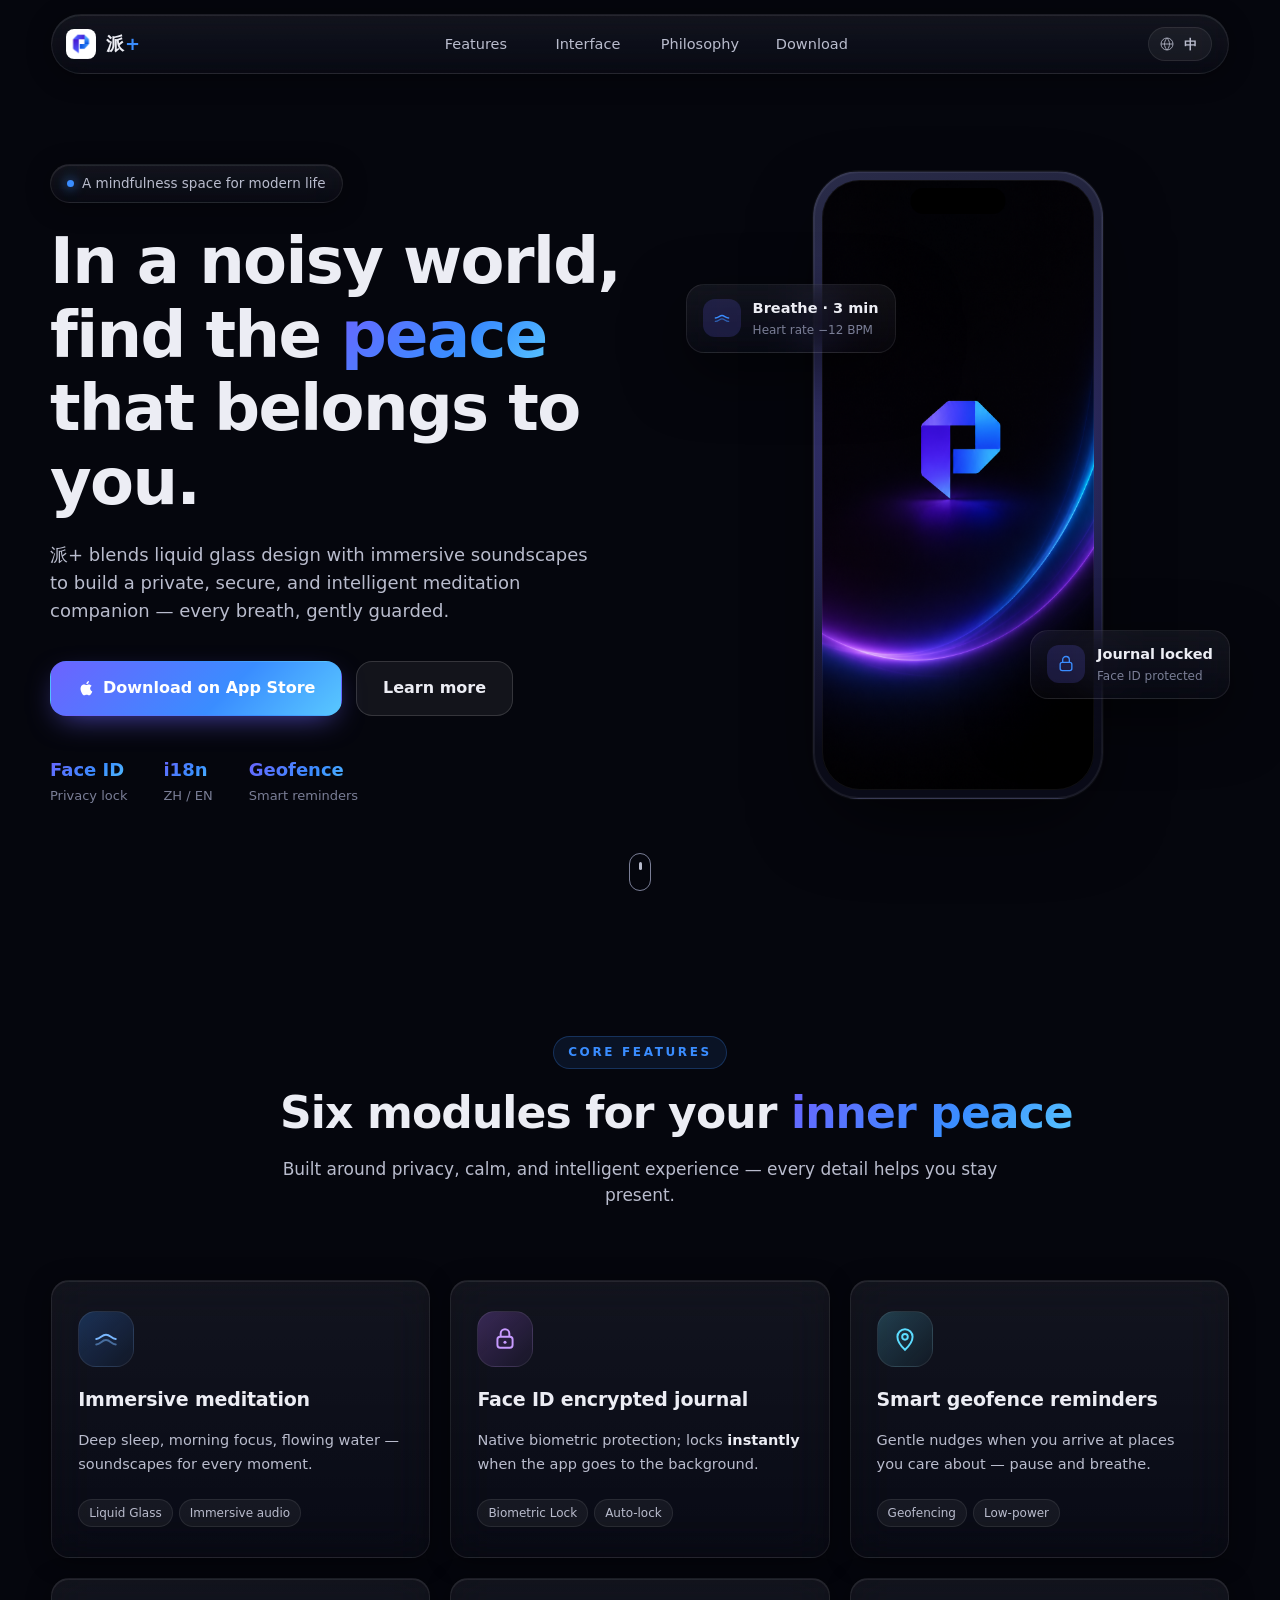
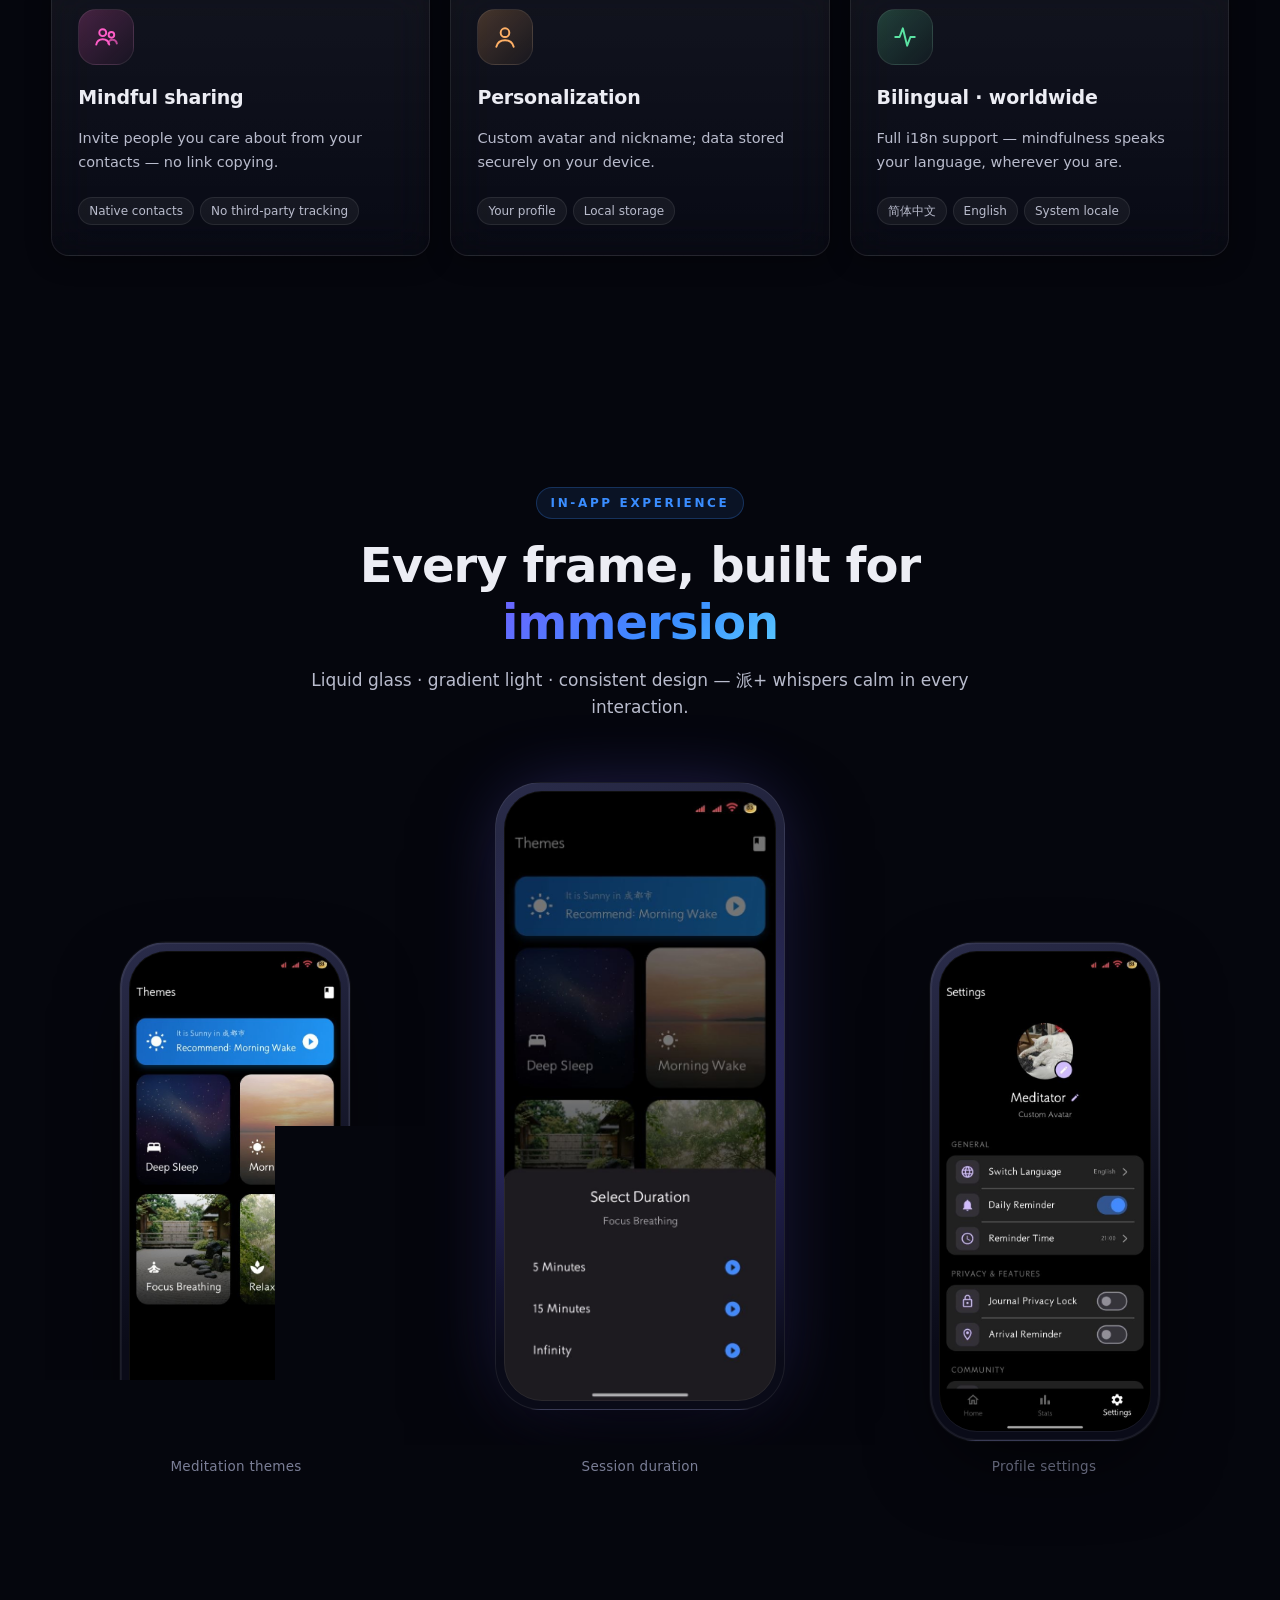
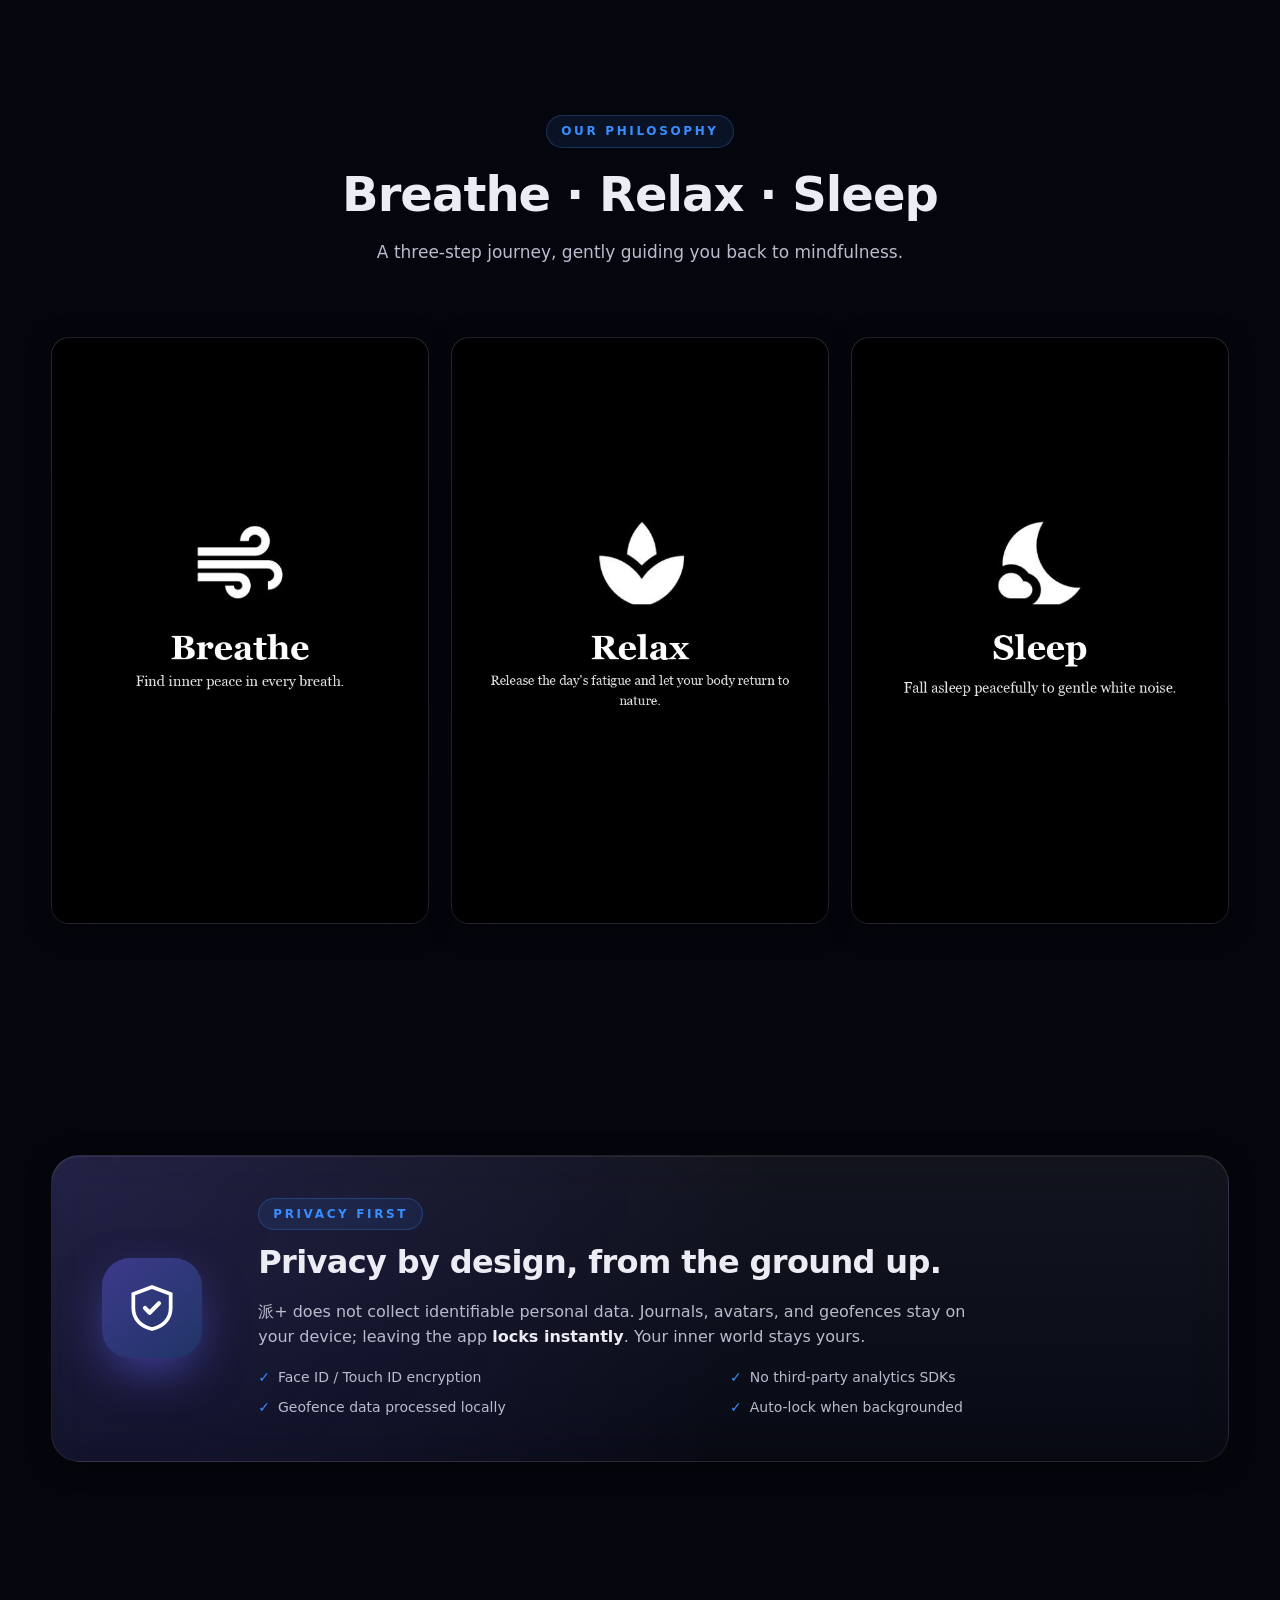
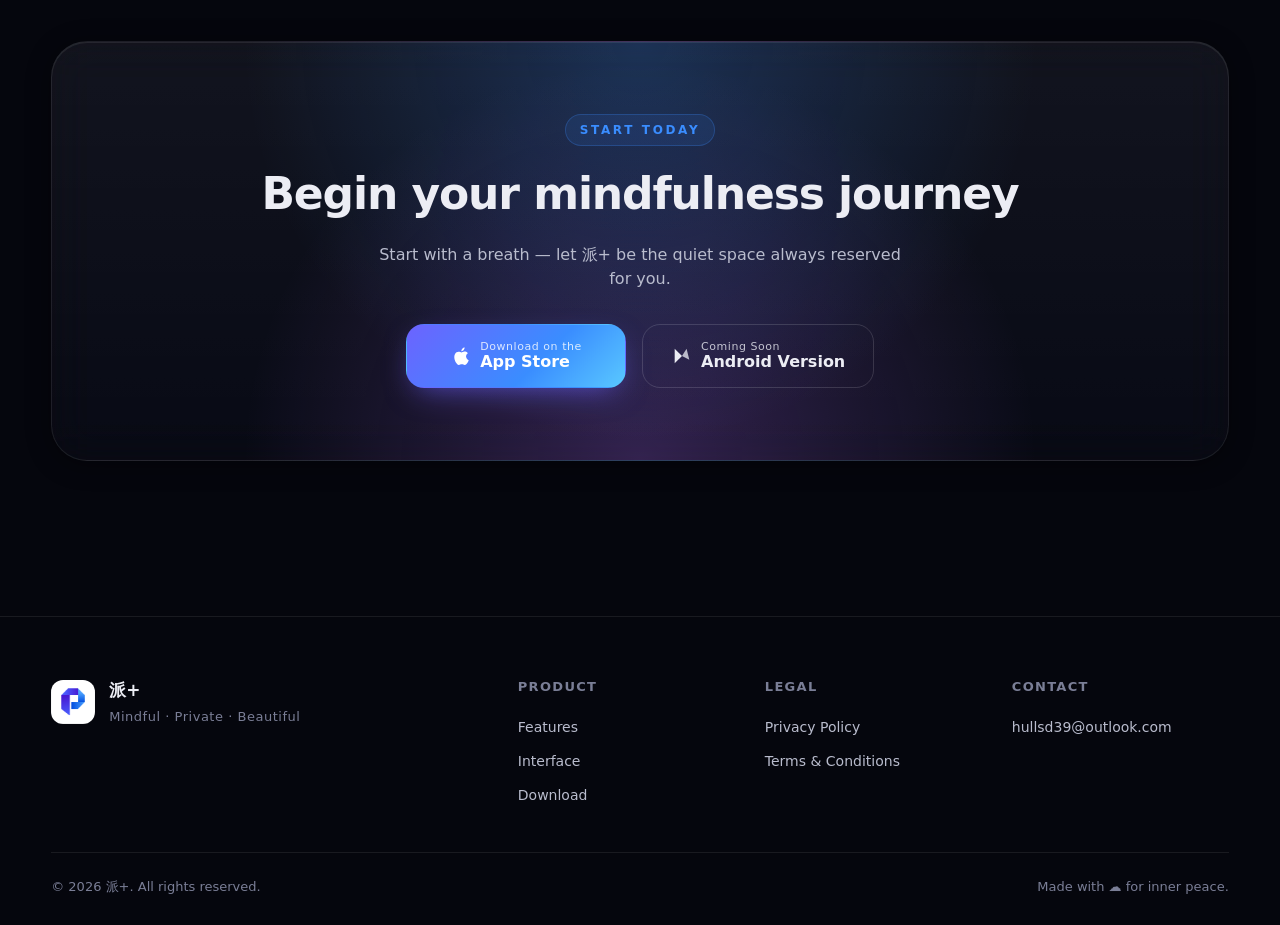
<file: index.html>
<!DOCTYPE html>
<html lang="en">
<head>
  <meta charset="UTF-8" />
  <meta name="viewport" content="width=device-width, initial-scale=1.0, viewport-fit=cover" />
  <meta name="theme-color" content="#0a0a14" />
  <title>派+ · 私人正念与冥想空间</title>
  <meta name="description" content="派+ —— 一款融合动态玻璃质感与坚实隐私保护的私人正念冥想 App。沉浸式场景音景、Face ID 加密日记、智能地理围栏提醒。" data-i18n-meta="indexDesc" />
  <link rel="icon" type="image/png" href="assets/images/logo.png" />
  <link rel="preload" as="image" href="assets/images/splash-page.png" />
  <link rel="stylesheet" href="assets/css/style.css" />
</head>
<body data-page="index">
  <!-- 背景光晕层 -->
  <div class="bg-aurora" aria-hidden="true">
    <span class="orb orb-1"></span>
    <span class="orb orb-2"></span>
    <span class="orb orb-3"></span>
    <span class="grid"></span>
  </div>

  <!-- 顶部导航 -->
  <header class="nav glass">
    <a class="nav-brand" href="#top">
      <img src="assets/images/logo.png" alt="派+ Logo" />
      <span>派<small>+</small></span>
    </a>
    <nav class="nav-links" aria-label="主导航">
      <a href="#features" data-i18n="nav.features">功能</a>
      <a href="#showcase" data-i18n="nav.showcase">界面</a>
      <a href="#philosophy" data-i18n="nav.philosophy">理念</a>
      <a href="#download" data-i18n="nav.download">下载</a>
    </nav>
    <div class="nav-actions">
      <button type="button" class="lang-toggle" id="lang-toggle" aria-label="Switch to Chinese">
        <svg class="lang-toggle-icon" width="16" height="16" viewBox="0 0 24 24" fill="none" aria-hidden="true">
          <circle cx="12" cy="12" r="9" stroke="currentColor" stroke-width="1.5"/>
          <path d="M3 12h18M12 3c2.5 2.8 3.8 6 3.8 9s-1.3 6.2-3.8 9M12 3C9.5 5.8 8.2 9 8.2 12s1.3 6.2 3.8 9" stroke="currentColor" stroke-width="1.5"/>
        </svg>
        <span class="lang-toggle-text">中</span>
      </button>
    </div>
  </header>

  <!-- HERO -->
  <section class="hero" id="top">
    <div class="hero-inner">
      <div class="hero-copy">
        <span class="tag glass">
          <span class="dot"></span>
          <span data-i18n="hero.tag">为现代人打造的正念空间</span>
        </span>
        <h1 class="hero-title" data-i18n-html="hero.title">在喧嚣世界中，<br/>找回<em>属于你</em>的那片宁静。</h1>
        <p class="hero-sub" data-i18n="hero.sub">派+ 以动态玻璃质感与场景化音景，为你构建私密、安全、智能的冥想伴侣 —— 每一次呼吸，都被温柔守护。</p>
        <div class="hero-actions">
          <a href="#download" class="btn btn-primary btn-lg">
            <svg width="18" height="18" viewBox="0 0 24 24" fill="none" aria-hidden="true">
              <path d="M17.5 12.5c0-2.4 2-3.5 2-3.5-1.1-1.6-2.8-1.8-3.4-1.8-1.5-.2-2.9.9-3.6.9-.7 0-1.9-.9-3.1-.8-1.6 0-3.1.9-3.9 2.4-1.7 2.9-.4 7.2 1.2 9.6.8 1.2 1.7 2.5 3 2.4 1.2 0 1.7-.8 3.2-.8s1.9.8 3.2.8c1.3 0 2.2-1.2 3-2.4.6-.9 1-1.8 1.3-2.8-2.4-.9-2.9-3.9-2.9-4Z" fill="currentColor"/>
              <path d="M15 5.5c.6-.8 1-1.8 1-2.8-.9 0-1.9.6-2.6 1.3-.6.7-1.1 1.7-1 2.7 1 .1 1.9-.5 2.6-1.2Z" fill="currentColor"/>
            </svg>
            <span data-i18n="hero.ctaApp">App Store 下载</span>
          </a>
          <a href="#features" class="btn btn-ghost btn-lg" data-i18n="hero.ctaMore">了解更多</a>
        </div>
        <ul class="hero-meta">
          <li><strong data-i18n="hero.meta1l">Face ID</strong><span data-i18n="hero.meta1s">隐私加密</span></li>
          <li><strong data-i18n="hero.meta2l">i18n</strong><span data-i18n="hero.meta2s">中英双语</span></li>
          <li><strong data-i18n="hero.meta3l">Geofence</strong><span data-i18n="hero.meta3s">智能提醒</span></li>
        </ul>
      </div>

      <div class="hero-visual" aria-hidden="true">
        <div class="phone-frame">
          <div class="phone-notch"></div>
          <img class="phone-screen" src="assets/images/splash-page.png" alt="" />
          <div class="phone-glow"></div>
        </div>
        <div class="float-card glass card-breath">
          <span class="icon">
            <svg width="20" height="20" viewBox="0 0 24 24" fill="none">
              <path d="M4 12c4 0 5-3 8-3s4 3 8 3" stroke="currentColor" stroke-width="1.6" stroke-linecap="round"/>
              <path d="M4 16c4 0 5-3 8-3s4 3 8 3" stroke="currentColor" stroke-width="1.6" stroke-linecap="round" opacity=".6"/>
            </svg>
          </span>
          <div>
            <p class="ttl" data-i18n="hero.float1t">呼吸 · 3 分钟</p>
            <p class="sub" data-i18n="hero.float1s">心率下降 12 BPM</p>
          </div>
        </div>
        <div class="float-card glass card-lock">
          <span class="icon">
            <svg width="20" height="20" viewBox="0 0 24 24" fill="none">
              <rect x="5" y="10" width="14" height="10" rx="2.5" stroke="currentColor" stroke-width="1.6"/>
              <path d="M8 10V7a4 4 0 1 1 8 0v3" stroke="currentColor" stroke-width="1.6"/>
            </svg>
          </span>
          <div>
            <p class="ttl" data-i18n="hero.float2t">日记已上锁</p>
            <p class="sub" data-i18n="hero.float2s">Face ID 守护</p>
          </div>
        </div>
      </div>
    </div>
    <div class="scroll-hint" aria-hidden="true">
      <span></span>
    </div>
  </section>

  <!-- 核心功能 -->
  <section class="section" id="features">
    <div class="container">
      <header class="section-head fade-in">
        <span class="eyebrow" data-i18n="features.eyebrow">CORE FEATURES</span>
        <h2 class="section-title section-title--features" data-i18n-html="features.title">为<em>心灵</em>设计的六大模块</h2>
        <p class="section-desc" data-i18n="features.desc">围绕「隐私安全 · 心灵宁静 · 智能体验」三大主轴，每一个细节都旨在让你专注当下。</p>
      </header>

      <div class="feature-grid">
        <article class="feature-card glass fade-in">
          <div class="feature-icon icon-blue">
            <svg width="26" height="26" viewBox="0 0 24 24" fill="none">
              <path d="M3 12c4 0 5-4 9-4s5 4 9 4" stroke="currentColor" stroke-width="1.8" stroke-linecap="round"/>
              <path d="M3 17c4 0 5-4 9-4s5 4 9 4" stroke="currentColor" stroke-width="1.8" stroke-linecap="round" opacity=".5"/>
            </svg>
          </div>
          <h3 data-i18n="features.f1t">场景化冥想与专注</h3>
          <p data-i18n="features.f1d">深度睡眠、清晨唤醒、自然流水…… 多场景沉浸式音景陪伴每一个时刻。</p>
          <div class="feature-tags">
            <span data-i18n="features.f1a">Liquid Glass</span><span data-i18n="features.f1b">沉浸音景</span>
          </div>
        </article>

        <article class="feature-card glass fade-in" data-delay="100">
          <div class="feature-icon icon-purple">
            <svg width="26" height="26" viewBox="0 0 24 24" fill="none">
              <rect x="5" y="10" width="14" height="10" rx="2.5" stroke="currentColor" stroke-width="1.8"/>
              <path d="M8 10V7a4 4 0 1 1 8 0v3" stroke="currentColor" stroke-width="1.8"/>
              <circle cx="12" cy="15" r="1.4" fill="currentColor"/>
            </svg>
          </div>
          <h3 data-i18n="features.f2t">Face ID 加密日记</h3>
          <p data-i18n-html="features.f2d">面容/指纹级别的原生防护，切到后台<strong>瞬间上锁</strong>，让心事永远只属于你。</p>
          <div class="feature-tags">
            <span data-i18n="features.f2a">Biometric Lock</span><span data-i18n="features.f2b">后台自动加锁</span>
          </div>
        </article>

        <article class="feature-card glass fade-in" data-delay="200">
          <div class="feature-icon icon-cyan">
            <svg width="26" height="26" viewBox="0 0 24 24" fill="none">
              <path d="M12 22s7-6.5 7-12a7 7 0 1 0-14 0c0 5.5 7 12 7 12Z" stroke="currentColor" stroke-width="1.8"/>
              <circle cx="12" cy="10" r="2.6" stroke="currentColor" stroke-width="1.8"/>
            </svg>
          </div>
          <h3 data-i18n="features.f3t">智能地理围栏提醒</h3>
          <p data-i18n="features.f3d">抵达「外滩」「瑜伽馆」时，温柔通知提醒你停下脚步，深呼吸三次。</p>
          <div class="feature-tags">
            <span data-i18n="features.f3a">Geofencing</span><span data-i18n="features.f3b">低能耗后台</span>
          </div>
        </article>

        <article class="feature-card glass fade-in" data-delay="100">
          <div class="feature-icon icon-pink">
            <svg width="26" height="26" viewBox="0 0 24 24" fill="none">
              <circle cx="9" cy="8" r="3.2" stroke="currentColor" stroke-width="1.8"/>
              <circle cx="17" cy="10" r="2.6" stroke="currentColor" stroke-width="1.8"/>
              <path d="M3 19c.6-3 3-5 6-5s5.4 2 6 5" stroke="currentColor" stroke-width="1.8" stroke-linecap="round"/>
              <path d="M14 18c.4-2 2-3.5 4-3.5s3.6 1.5 4 3.5" stroke="currentColor" stroke-width="1.8" stroke-linecap="round" opacity=".7"/>
            </svg>
          </div>
          <h3 data-i18n="features.f4t">纯净的好友分享</h3>
          <p data-i18n="features.f4d">原生通讯录选择列表，精准邀请在意的人，一起踏上正念之旅。</p>
          <div class="feature-tags">
            <span data-i18n="features.f4a">原生联系人</span><span data-i18n="features.f4b">无第三方追踪</span>
          </div>
        </article>

        <article class="feature-card glass fade-in" data-delay="200">
          <div class="feature-icon icon-amber">
            <svg width="26" height="26" viewBox="0 0 24 24" fill="none">
              <circle cx="12" cy="8" r="4" stroke="currentColor" stroke-width="1.8"/>
              <path d="M4 21c1-4 4.5-6 8-6s7 2 8 6" stroke="currentColor" stroke-width="1.8" stroke-linecap="round"/>
            </svg>
          </div>
          <h3 data-i18n="features.f5t">极致个性化定制</h3>
          <p data-i18n="features.f5d">从相册自由选取头像、自定义昵称，所有数据安全持久化保存在本地。</p>
          <div class="feature-tags">
            <span data-i18n="features.f5a">专属档案</span><span data-i18n="features.f5b">本地持久化</span>
          </div>
        </article>

        <article class="feature-card glass fade-in" data-delay="300">
          <div class="feature-icon icon-green">
            <svg width="26" height="26" viewBox="0 0 24 24" fill="none">
              <path d="M3 12h4l3-8 4 16 3-8h4" stroke="currentColor" stroke-width="1.8" stroke-linecap="round" stroke-linejoin="round"/>
            </svg>
          </div>
          <h3 data-i18n="features.f6t">中英双语 · 全球陪伴</h3>
          <p data-i18n="features.f6d">全面 i18n 国际化支持，无论你身在何处，正念的语言皆能相通。</p>
          <div class="feature-tags">
            <span data-i18n="features.f6a">简体中文</span><span data-i18n="features.f6b">English</span><span data-i18n="features.f6c">随系统切换</span>
          </div>
        </article>
      </div>
    </div>
  </section>

  <!-- 界面展示 -->
  <section class="section section-showcase" id="showcase">
    <div class="container">
      <header class="section-head fade-in">
        <span class="eyebrow" data-i18n="showcase.eyebrow">IN-APP EXPERIENCE</span>
        <h2 class="section-title" data-i18n-html="showcase.title">每一帧，皆为<em>沉浸</em>而生</h2>
        <p class="section-desc" data-i18n="showcase.desc">动态玻璃 · 渐层光感 · 一致设计语言 —— 派+ 的每一处交互都在传递「平静」。</p>
      </header>

      <div class="showcase-stage">
        <div class="phone-card fade-in" data-tilt="-6">
          <div class="phone-frame phone-frame--sm">
            <div class="phone-notch"></div>
            <img src="assets/images/app-screenshot-1-en.jpg" alt="Meditation theme list" data-showcase-img="1" data-i18n-alt="showcase.alt1" loading="lazy" />
          </div>
          <p class="phone-caption" data-i18n="showcase.c1">冥想主题</p>
        </div>
        <div class="phone-card phone-card--center fade-in" data-delay="100">
          <div class="phone-frame">
            <div class="phone-notch"></div>
            <img src="assets/images/app-screenshot-2-en.jpg" alt="Choose session length" data-showcase-img="2" data-i18n-alt="showcase.alt2" loading="lazy" />
            <div class="phone-glow"></div>
          </div>
          <p class="phone-caption" data-i18n="showcase.c2">沉浸时长选择</p>
        </div>
        <div class="phone-card fade-in" data-delay="200" data-tilt="6">
          <div class="phone-frame phone-frame--sm">
            <div class="phone-notch"></div>
            <img src="assets/images/app-screenshot-3-en.jpg" alt="Profile customization" data-showcase-img="3" data-i18n-alt="showcase.alt3" loading="lazy" />
          </div>
          <p class="phone-caption" data-i18n="showcase.c3">专属档案设置</p>
        </div>
      </div>
    </div>
  </section>

  <!-- 理念三页 -->
  <section class="section section-philosophy" id="philosophy">
    <div class="container">
      <header class="section-head fade-in">
        <span class="eyebrow" data-i18n="philosophy.eyebrow">OUR PHILOSOPHY</span>
        <h2 class="section-title" data-i18n="philosophy.title">呼吸 · 放松 · 入眠</h2>
        <p class="section-desc" data-i18n="philosophy.desc">三段式的引导，温柔陪你完成每一次正念回归。</p>
      </header>

      <div class="philosophy-grid">
        <article class="philo-card glass fade-in">
          <img src="assets/images/splash-screen-1-en.jpg" alt="Breathe · Find inner peace in every breath" data-philosophy-img="1" data-i18n-alt="philosophy.alt1" loading="lazy" />
        </article>
        <article class="philo-card glass fade-in" data-delay="120">
          <img src="assets/images/splash-screen-2-en.jpg" alt="Relax · Release the day's fatigue" data-philosophy-img="2" data-i18n-alt="philosophy.alt2" loading="lazy" />
        </article>
        <article class="philo-card glass fade-in" data-delay="240">
          <img src="assets/images/splash-screen-3-en.jpg" alt="Sleep · Fall asleep peacefully" data-philosophy-img="3" data-i18n-alt="philosophy.alt3" loading="lazy" />
        </article>
      </div>
    </div>
  </section>

  <!-- 隐私保障 -->
  <section class="section section-privacy">
    <div class="container">
      <div class="privacy-banner glass fade-in">
        <div class="privacy-icon" aria-hidden="true">
          <svg width="56" height="56" viewBox="0 0 24 24" fill="none">
            <path d="M12 3 4 6v6c0 5 3.5 8 8 9 4.5-1 8-4 8-9V6l-8-3Z" stroke="currentColor" stroke-width="1.6"/>
            <path d="m9 12 2 2 4-4" stroke="currentColor" stroke-width="1.8" stroke-linecap="round" stroke-linejoin="round"/>
          </svg>
        </div>
        <div class="privacy-text">
          <span class="eyebrow" data-i18n="privacySec.eyebrow">PRIVACY FIRST</span>
          <h2 data-i18n="privacySec.title">隐私优先，从底层做起。</h2>
          <p data-i18n-html="privacySec.desc">派+ 不收集任何可识别的个人数据。所有日记、头像、地理围栏均加密存储于设备本地，App 离开前台即<strong>瞬间锁定</strong>。我们的承诺：你的内心世界，只属于你。</p>
          <ul class="privacy-points">
            <li data-i18n="privacySec.p1">Face ID / Touch ID 原生加密</li>
            <li data-i18n="privacySec.p2">无第三方分析 SDK</li>
            <li data-i18n="privacySec.p3">地理围栏数据仅本地处理</li>
            <li data-i18n="privacySec.p4">切换后台自动加锁</li>
          </ul>
        </div>
      </div>
    </div>
  </section>

  <!-- 下载 -->
  <section class="section section-download" id="download">
    <div class="container">
      <div class="download-card glass fade-in">
        <span class="eyebrow" data-i18n="download.eyebrow">START TODAY</span>
        <h2 data-i18n="download.title">开始你的正念旅程</h2>
        <p data-i18n="download.desc">从呼吸开始 —— 让派+ 成为你忙碌生活中那一片，永远为你预留的宁静。</p>
        <div class="download-actions">
          <a href="#" class="btn btn-primary btn-xl">
            <svg width="22" height="22" viewBox="0 0 24 24" fill="none" aria-hidden="true">
              <path d="M17.5 12.5c0-2.4 2-3.5 2-3.5-1.1-1.6-2.8-1.8-3.4-1.8-1.5-.2-2.9.9-3.6.9-.7 0-1.9-.9-3.1-.8-1.6 0-3.1.9-3.9 2.4-1.7 2.9-.4 7.2 1.2 9.6.8 1.2 1.7 2.5 3 2.4 1.2 0 1.7-.8 3.2-.8s1.9.8 3.2.8c1.3 0 2.2-1.2 3-2.4.6-.9 1-1.8 1.3-2.8-2.4-.9-2.9-3.9-2.9-4Z" fill="currentColor"/>
              <path d="M15 5.5c.6-.8 1-1.8 1-2.8-.9 0-1.9.6-2.6 1.3-.6.7-1.1 1.7-1 2.7 1 .1 1.9-.5 2.6-1.2Z" fill="currentColor"/>
            </svg>
            <span class="dl-text">
              <small data-i18n="download.appSmall">Download on the</small>
              <span data-i18n="download.app">App Store</span>
            </span>
          </a>
          <a href="#" class="btn btn-outline btn-xl">
            <svg width="22" height="22" viewBox="0 0 24 24" fill="none" aria-hidden="true">
              <path d="M4 4v16l8-8-8-8Z" fill="currentColor"/>
              <path d="m12 12 8 4-3-12-5 8Z" fill="currentColor" opacity=".75"/>
            </svg>
            <span class="dl-text">
              <small data-i18n="download.androidSmall">Coming Soon</small>
              <span data-i18n="download.android">Android Version</span>
            </span>
          </a>
        </div>
      </div>
    </div>
  </section>

  <!-- 页脚 -->
  <footer class="footer">
    <div class="container footer-inner">
      <div class="footer-brand">
        <img src="assets/images/logo.png" alt="" />
        <div>
          <p class="footer-name">派+</p>
          <p class="footer-tag" data-i18n="footer.tag">Mindful · Private · Beautiful</p>
        </div>
      </div>

      <nav class="footer-nav" aria-label="页脚导航">
        <div>
          <h4 data-i18n="footer.product">产品</h4>
          <a href="#features" data-i18n="nav.features">功能</a>
          <a href="#showcase" data-i18n="nav.showcase">界面</a>
          <a href="#download" data-i18n="nav.download">下载</a>
        </div>
        <div>
          <h4 data-i18n="footer.legal">合规</h4>
          <a href="privacy_policy.html" data-i18n="footer.privacy">隐私政策</a>
          <a href="terms.html" data-i18n="footer.terms">用户协议</a>
        </div>
        <div>
          <h4 data-i18n="footer.contact">联系</h4>
          <a href="mailto:hullsd39@outlook.com">hullsd39@outlook.com</a>
        </div>
      </nav>
    </div>
    <div class="footer-bottom container">
      <span>© <span id="year"></span> <span data-i18n="footer.rights">派+. All rights reserved.</span></span>
      <span data-i18n="footer.made">Made with ☁ for inner peace.</span>
    </div>
  </footer>

  <script src="assets/js/i18n.js"></script>
  <script src="assets/js/main.js"></script>
</body>
</html>
</file>
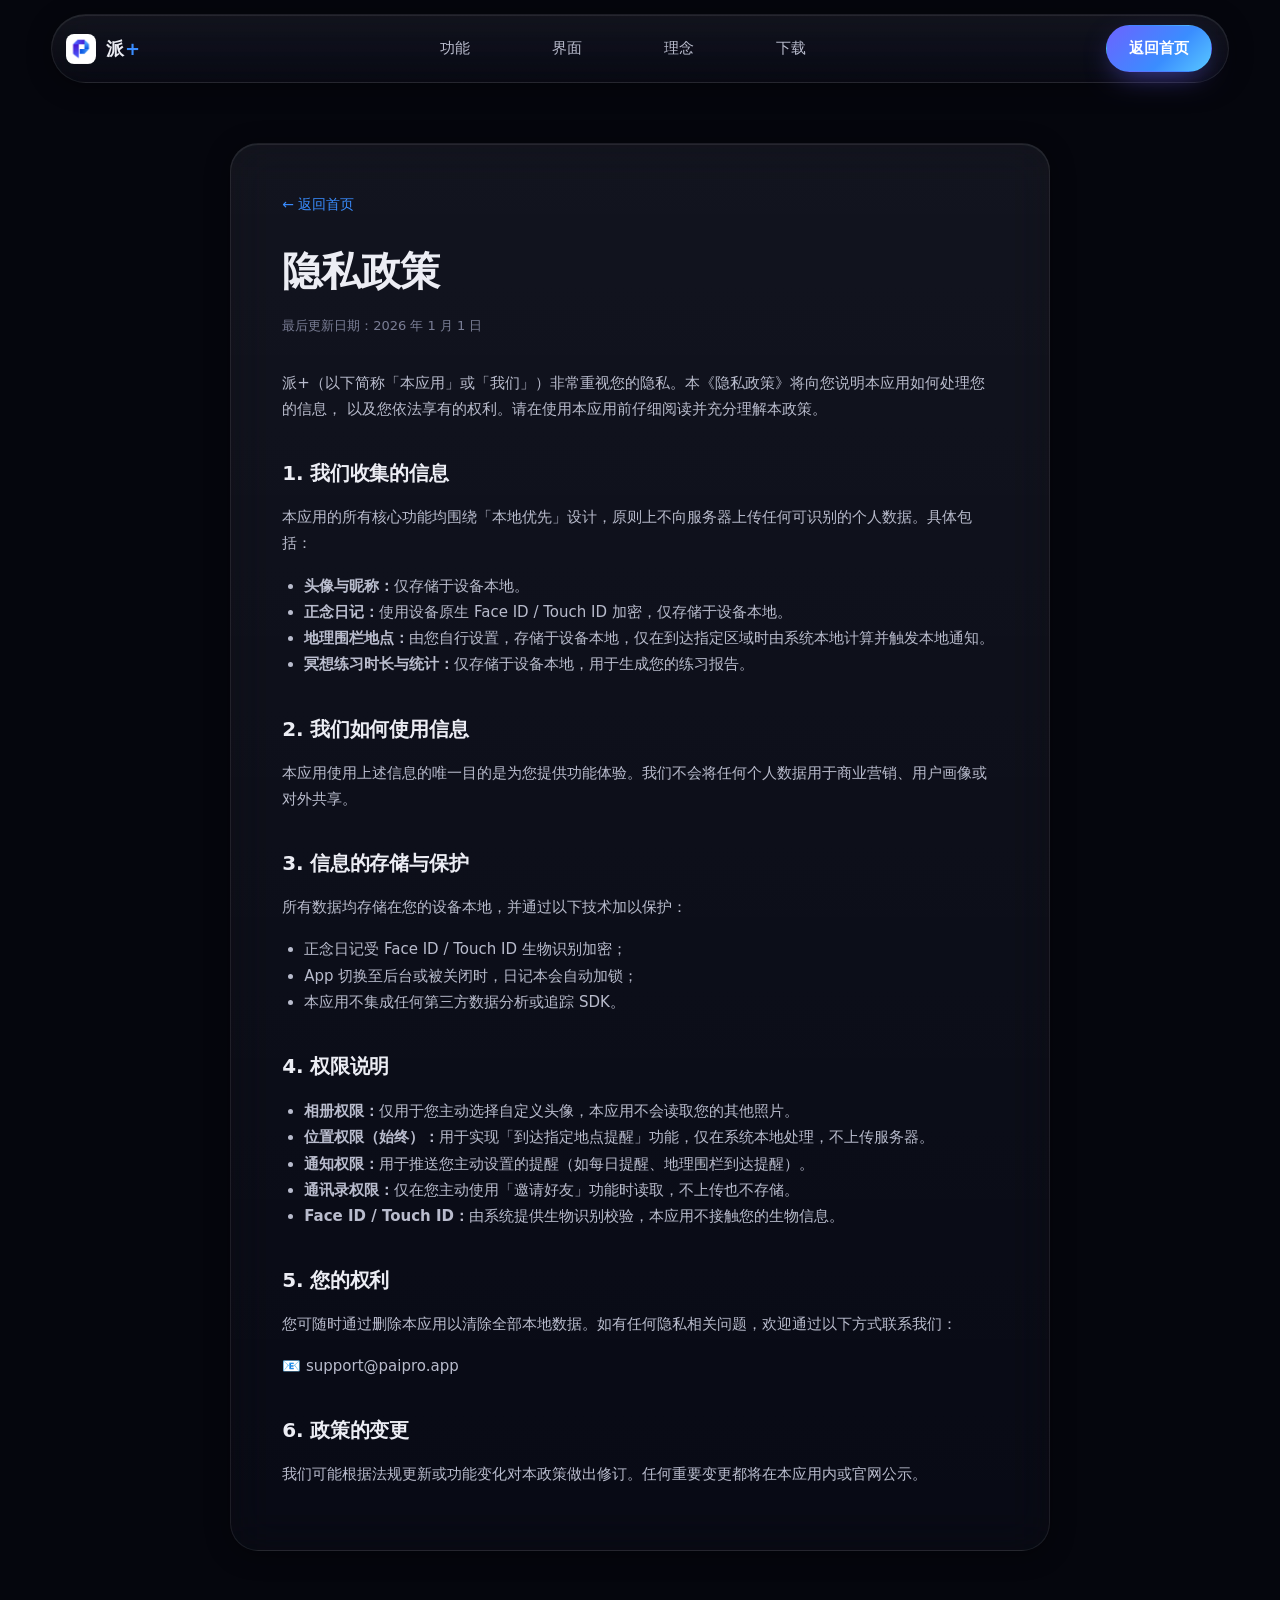
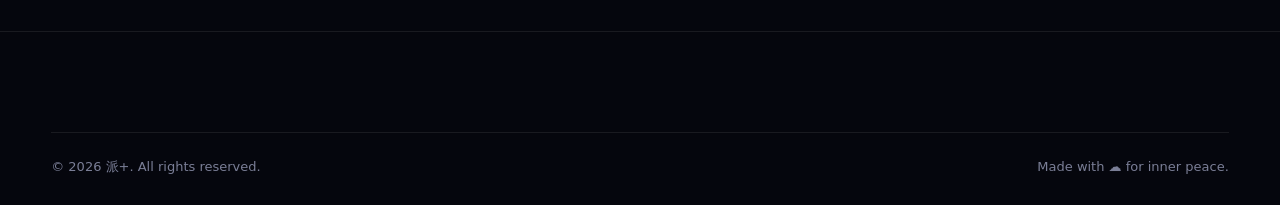
<file: privacy.html>
<!DOCTYPE html>
<html lang="zh-CN">
<head>
  <meta charset="UTF-8" />
  <meta name="viewport" content="width=device-width, initial-scale=1.0" />
  <title>隐私政策 · 派+</title>
  <link rel="icon" type="image/png" href="assets/images/logo.png" />
  <link rel="stylesheet" href="assets/css/style.css" />
</head>
<body>
  <div class="bg-aurora" aria-hidden="true">
    <span class="orb orb-1"></span>
    <span class="orb orb-2"></span>
    <span class="grid"></span>
  </div>

  <header class="nav glass">
    <a class="nav-brand" href="index.html">
      <img src="assets/images/logo.png" alt="派+ Logo" />
      <span>派<small>+</small></span>
    </a>
    <nav class="nav-links" aria-label="主导航">
      <a href="index.html#features">功能</a>
      <a href="index.html#showcase">界面</a>
      <a href="index.html#philosophy">理念</a>
      <a href="index.html#download">下载</a>
    </nav>
    <a href="index.html#download" class="btn btn-primary nav-cta">返回首页</a>
  </header>

  <main>
    <article class="legal-page glass">
      <a class="legal-back" href="index.html">← 返回首页</a>
      <h1>隐私政策</h1>
      <p class="legal-meta">最后更新日期：2026 年 1 月 1 日</p>

      <p>
        派+（以下简称「本应用」或「我们」）非常重视您的隐私。本《隐私政策》将向您说明本应用如何处理您的信息，
        以及您依法享有的权利。请在使用本应用前仔细阅读并充分理解本政策。
      </p>

      <h2>1. 我们收集的信息</h2>
      <p>本应用的所有核心功能均围绕「本地优先」设计，原则上不向服务器上传任何可识别的个人数据。具体包括：</p>
      <ul>
        <li><strong>头像与昵称：</strong>仅存储于设备本地。</li>
        <li><strong>正念日记：</strong>使用设备原生 Face ID / Touch ID 加密，仅存储于设备本地。</li>
        <li><strong>地理围栏地点：</strong>由您自行设置，存储于设备本地，仅在到达指定区域时由系统本地计算并触发本地通知。</li>
        <li><strong>冥想练习时长与统计：</strong>仅存储于设备本地，用于生成您的练习报告。</li>
      </ul>

      <h2>2. 我们如何使用信息</h2>
      <p>本应用使用上述信息的唯一目的是为您提供功能体验。我们不会将任何个人数据用于商业营销、用户画像或对外共享。</p>

      <h2>3. 信息的存储与保护</h2>
      <p>所有数据均存储在您的设备本地，并通过以下技术加以保护：</p>
      <ul>
        <li>正念日记受 Face ID / Touch ID 生物识别加密；</li>
        <li>App 切换至后台或被关闭时，日记本会自动加锁；</li>
        <li>本应用不集成任何第三方数据分析或追踪 SDK。</li>
      </ul>

      <h2>4. 权限说明</h2>
      <ul>
        <li><strong>相册权限：</strong>仅用于您主动选择自定义头像，本应用不会读取您的其他照片。</li>
        <li><strong>位置权限（始终）：</strong>用于实现「到达指定地点提醒」功能，仅在系统本地处理，不上传服务器。</li>
        <li><strong>通知权限：</strong>用于推送您主动设置的提醒（如每日提醒、地理围栏到达提醒）。</li>
        <li><strong>通讯录权限：</strong>仅在您主动使用「邀请好友」功能时读取，不上传也不存储。</li>
        <li><strong>Face ID / Touch ID：</strong>由系统提供生物识别校验，本应用不接触您的生物信息。</li>
      </ul>

      <h2>5. 您的权利</h2>
      <p>您可随时通过删除本应用以清除全部本地数据。如有任何隐私相关问题，欢迎通过以下方式联系我们：</p>
      <p>📧 <a href="mailto:support@paipro.app">support@paipro.app</a></p>

      <h2>6. 政策的变更</h2>
      <p>我们可能根据法规更新或功能变化对本政策做出修订。任何重要变更都将在本应用内或官网公示。</p>
    </article>
  </main>

  <footer class="footer">
    <div class="footer-bottom container">
      <span>© <span id="year"></span> 派+. All rights reserved.</span>
      <span>Made with ☁ for inner peace.</span>
    </div>
  </footer>

  <script src="assets/js/main.js"></script>
</body>
</html>
</file>
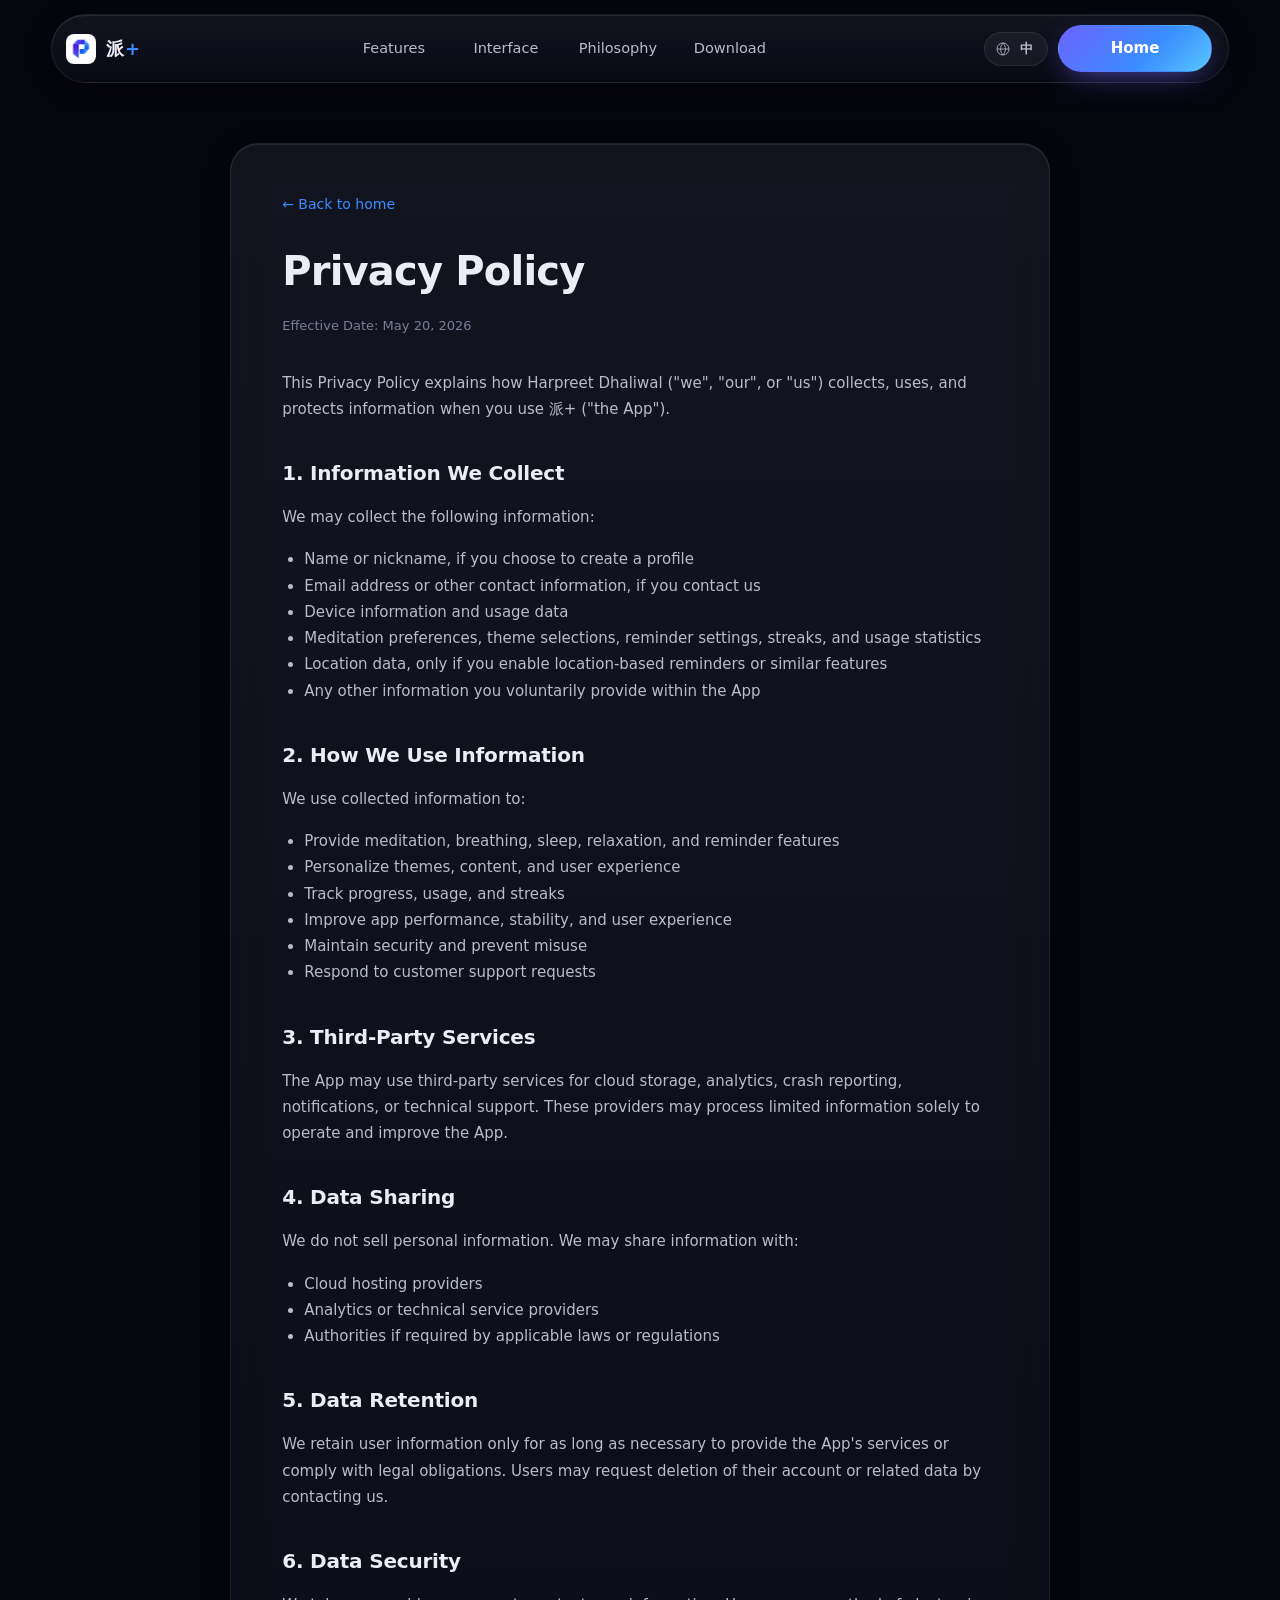
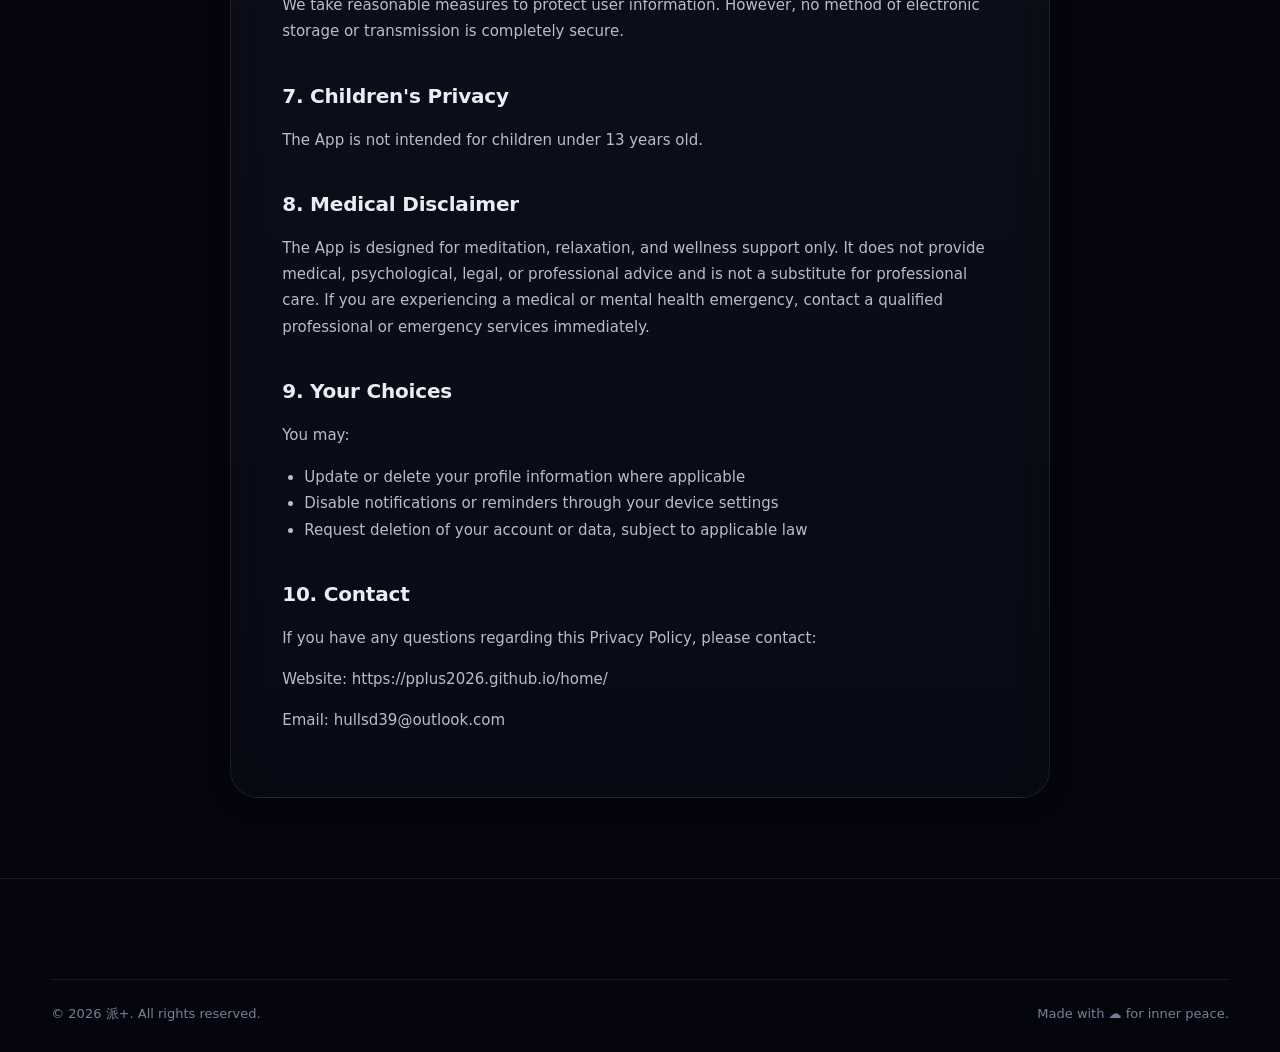
<file: privacy_policy.html>
<!DOCTYPE html>
<html lang="en">
<head>
  <meta charset="UTF-8" />
  <meta name="viewport" content="width=device-width, initial-scale=1.0" />
  <title>隐私政策 · 派+</title>
  <link rel="icon" type="image/png" href="assets/images/logo.png" />
  <link rel="stylesheet" href="assets/css/style.css" />
</head>
<body data-page="privacy">
  <div class="bg-aurora" aria-hidden="true">
    <span class="orb orb-1"></span>
    <span class="orb orb-2"></span>
    <span class="grid"></span>
  </div>

  <header class="nav glass">
    <a class="nav-brand" href="index.html">
      <img src="assets/images/logo.png" alt="派+ Logo" />
      <span>派<small>+</small></span>
    </a>
    <nav class="nav-links" aria-label="主导航">
      <a href="index.html#features" data-i18n="nav.features">功能</a>
      <a href="index.html#showcase" data-i18n="nav.showcase">界面</a>
      <a href="index.html#philosophy" data-i18n="nav.philosophy">理念</a>
      <a href="index.html#download" data-i18n="nav.download">下载</a>
    </nav>
    <div class="nav-actions">
      <button type="button" class="lang-toggle" id="lang-toggle" aria-label="Switch to Chinese">
        <svg class="lang-toggle-icon" width="16" height="16" viewBox="0 0 24 24" fill="none" aria-hidden="true">
          <circle cx="12" cy="12" r="9" stroke="currentColor" stroke-width="1.5"/>
          <path d="M3 12h18M12 3c2.5 2.8 3.8 6 3.8 9s-1.3 6.2-3.8 9M12 3C9.5 5.8 8.2 9 8.2 12s1.3 6.2 3.8 9" stroke="currentColor" stroke-width="1.5"/>
        </svg>
        <span class="lang-toggle-text">中</span>
      </button>
      <a href="index.html" class="btn btn-primary nav-cta nav-cta--back">
        <span class="nav-cta-label" data-i18n="nav.backHome">返回首页</span>
      </a>
    </div>
  </header>

  <main>
    <article class="legal-page glass">
      <a class="legal-back" href="index.html" data-i18n="legal.back">← 返回首页</a>
      <h1 data-legal-title>隐私政策</h1>
      <p class="legal-meta" data-legal-meta>生效日期：2026 年 5 月 20 日</p>
      <div id="legal-body"></div>
    </article>
  </main>

  <footer class="footer">
    <div class="footer-bottom container">
      <span>© <span id="year"></span> <span data-i18n="footer.rights">派+. All rights reserved.</span></span>
      <span data-i18n="footer.made">Made with ☁ for inner peace.</span>
    </div>
  </footer>

  <script src="assets/js/i18n.js"></script>
  <script src="assets/js/main.js"></script>
</body>
</html>
</file>
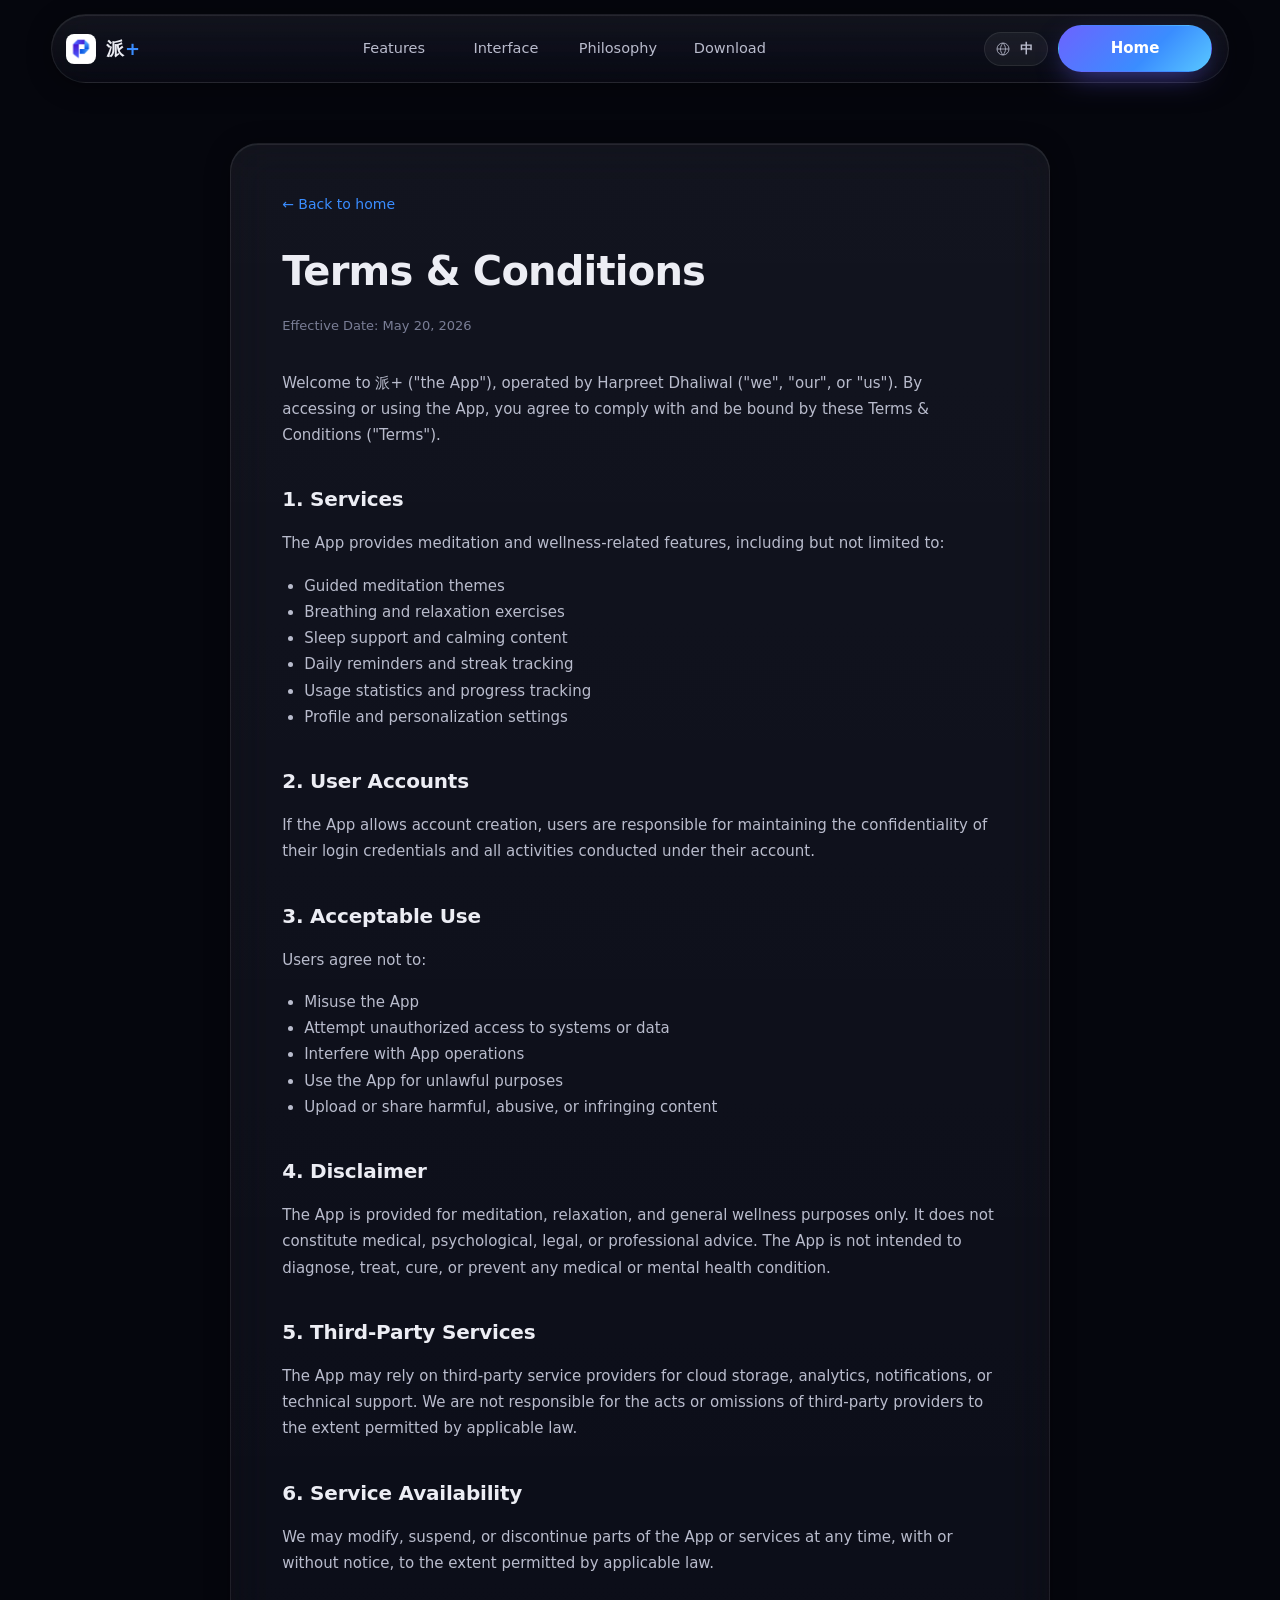
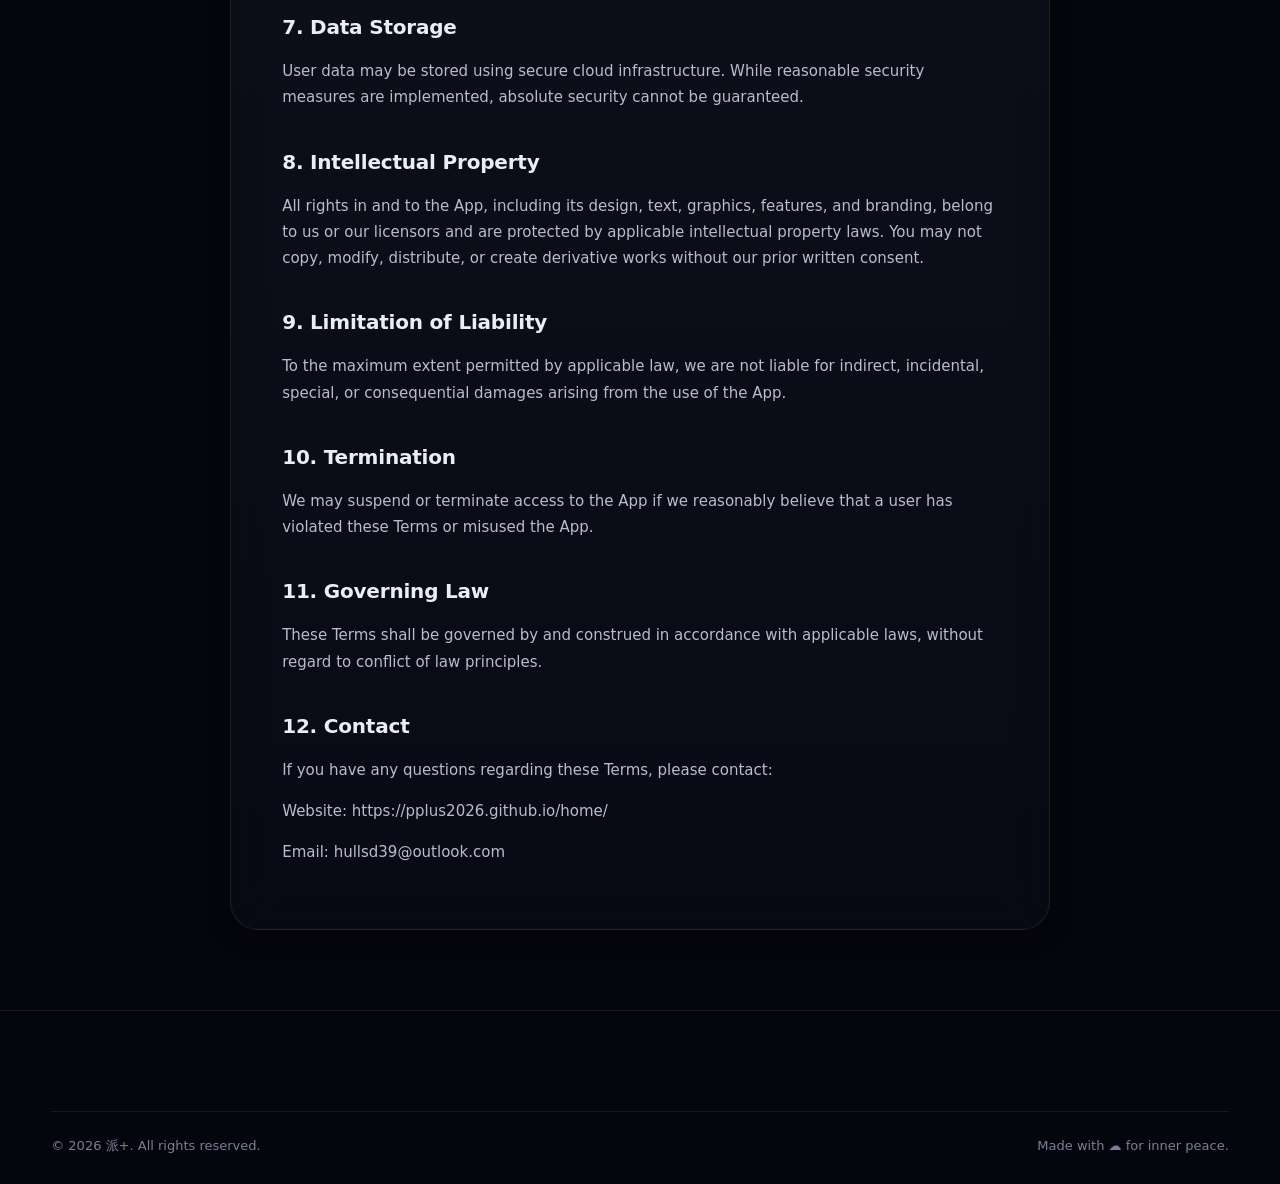
<file: terms.html>
<!DOCTYPE html>
<html lang="en">
<head>
  <meta charset="UTF-8" />
  <meta name="viewport" content="width=device-width, initial-scale=1.0" />
  <title>用户协议 · 派+</title>
  <link rel="icon" type="image/png" href="assets/images/logo.png" />
  <link rel="stylesheet" href="assets/css/style.css" />
</head>
<body data-page="terms">
  <div class="bg-aurora" aria-hidden="true">
    <span class="orb orb-1"></span>
    <span class="orb orb-3"></span>
    <span class="grid"></span>
  </div>

  <header class="nav glass">
    <a class="nav-brand" href="index.html">
      <img src="assets/images/logo.png" alt="派+ Logo" />
      <span>派<small>+</small></span>
    </a>
    <nav class="nav-links" aria-label="主导航">
      <a href="index.html#features" data-i18n="nav.features">功能</a>
      <a href="index.html#showcase" data-i18n="nav.showcase">界面</a>
      <a href="index.html#philosophy" data-i18n="nav.philosophy">理念</a>
      <a href="index.html#download" data-i18n="nav.download">下载</a>
    </nav>
    <div class="nav-actions">
      <button type="button" class="lang-toggle" id="lang-toggle" aria-label="Switch to Chinese">
        <svg class="lang-toggle-icon" width="16" height="16" viewBox="0 0 24 24" fill="none" aria-hidden="true">
          <circle cx="12" cy="12" r="9" stroke="currentColor" stroke-width="1.5"/>
          <path d="M3 12h18M12 3c2.5 2.8 3.8 6 3.8 9s-1.3 6.2-3.8 9M12 3C9.5 5.8 8.2 9 8.2 12s1.3 6.2 3.8 9" stroke="currentColor" stroke-width="1.5"/>
        </svg>
        <span class="lang-toggle-text">中</span>
      </button>
      <a href="index.html" class="btn btn-primary nav-cta nav-cta--back">
        <span class="nav-cta-label" data-i18n="nav.backHome">返回首页</span>
      </a>
    </div>
  </header>

  <main>
    <article class="legal-page glass">
      <a class="legal-back" href="index.html" data-i18n="legal.back">← 返回首页</a>
      <h1 data-legal-title>用户协议</h1>
      <p class="legal-meta" data-legal-meta>生效日期：2026 年 5 月 20 日</p>
      <div id="legal-body"></div>
    </article>
  </main>

  <footer class="footer">
    <div class="footer-bottom container">
      <span>© <span id="year"></span> <span data-i18n="footer.rights">派+. All rights reserved.</span></span>
      <span data-i18n="footer.made">Made with ☁ for inner peace.</span>
    </div>
  </footer>

  <script src="assets/js/i18n.js"></script>
  <script src="assets/js/main.js"></script>
</body>
</html>
</file>
<file: assets/css/style.css>
/* ============================================================
 * 派+ · 官网样式
 * 深色 · Glassmorphism · 蓝紫光晕
 * ============================================================ */

:root {
  --bg-0:        #05060d;
  --bg-1:        #0a0a18;
  --bg-2:        #11122a;
  --ink:         #ecedf4;
  --ink-2:       #b9bccd;
  --ink-3:       #7a7e96;
  --line:        rgba(255, 255, 255, 0.08);
  --line-2:      rgba(255, 255, 255, 0.14);

  --brand:       #6c63ff;
  --brand-2:     #3a8dff;
  --brand-3:     #b06bff;
  --pink:        #ff5dc8;
  --cyan:        #5cdcff;
  --amber:       #ffb066;
  --green:       #5be3a3;

  --grad-brand:  linear-gradient(135deg, #6c63ff 0%, #3a8dff 60%, #59c8ff 100%);
  --grad-glow:   radial-gradient(circle, rgba(108,99,255,0.55) 0%, rgba(108,99,255,0) 70%);

  --radius-sm:   12px;
  --radius:      18px;
  --radius-lg:   28px;
  --radius-xl:   36px;

  --shadow-1:    0 4px 24px rgba(0, 0, 0, 0.4);
  --shadow-2:    0 20px 60px rgba(0, 0, 0, 0.5);
  --shadow-glow: 0 20px 80px rgba(108, 99, 255, 0.45);

  --ease-out:    cubic-bezier(.2, .7, .2, 1);
  --ease-in-out: cubic-bezier(.6, 0, .2, 1);
}

* { box-sizing: border-box; }

html, body {
  margin: 0; padding: 0;
  background: var(--bg-0);
  color: var(--ink);
  font-family: -apple-system, "SF Pro Display", "PingFang SC", "HarmonyOS Sans SC", "Microsoft Yahei", system-ui, sans-serif;
  font-feature-settings: "ss01", "cv11";
  -webkit-font-smoothing: antialiased;
  text-rendering: optimizeLegibility;
  line-height: 1.55;
  overflow-x: hidden;
}

img { display: block; max-width: 100%; }
a   { color: inherit; text-decoration: none; }

::selection { background: rgba(108, 99, 255, .35); color: #fff; }

/* ---------- 背景光晕 ---------- */

.bg-aurora {
  position: fixed; inset: 0; z-index: -2;
  overflow: hidden;
  pointer-events: none;
}
.bg-aurora::before {
  content: "";
  position: absolute; inset: 0;
  background:
    radial-gradient(ellipse at top, rgba(108, 99, 255, .18), transparent 55%),
    radial-gradient(ellipse at bottom right, rgba(58, 141, 255, .12), transparent 60%),
    linear-gradient(180deg, #05060d 0%, #07071a 40%, #04040c 100%);
}
.orb {
  position: absolute;
  width: 600px; height: 600px;
  border-radius: 50%;
  filter: blur(80px);
  opacity: .55;
  animation: float 22s ease-in-out infinite;
}
.orb-1 { top: -180px; left: -120px;
  background: radial-gradient(circle, #6c63ff 0%, transparent 70%); }
.orb-2 { top: 30%; right: -200px;
  background: radial-gradient(circle, #3a8dff 0%, transparent 70%);
  animation-delay: -7s; }
.orb-3 { bottom: -200px; left: 30%;
  background: radial-gradient(circle, #b06bff 0%, transparent 70%);
  animation-delay: -14s; opacity: .4; }
@keyframes float {
  0%, 100% { transform: translate(0,0) scale(1); }
  50%      { transform: translate(40px, -30px) scale(1.08); }
}
.grid {
  position: absolute; inset: 0;
  background-image:
    linear-gradient(to right, rgba(255,255,255,0.04) 1px, transparent 1px),
    linear-gradient(to bottom, rgba(255,255,255,0.04) 1px, transparent 1px);
  background-size: 60px 60px;
  mask-image: radial-gradient(ellipse at center, black 30%, transparent 75%);
  opacity: .35;
}

/* ---------- 玻璃质感 ---------- */

.glass {
  background: linear-gradient(180deg, rgba(255,255,255,0.06), rgba(255,255,255,0.02));
  border: 1px solid var(--line);
  -webkit-backdrop-filter: blur(22px) saturate(160%);
          backdrop-filter: blur(22px) saturate(160%);
  border-radius: var(--radius);
  box-shadow: var(--shadow-1), inset 0 1px 0 rgba(255,255,255,0.08);
}

/* ---------- 容器 ---------- */

.container { width: min(1180px, 92%); margin-inline: auto; }
.section   { padding: clamp(64px, 9vw, 130px) 0; position: relative; }
.section-head { text-align: center; max-width: 720px; margin: 0 auto clamp(40px, 6vw, 72px); }
.eyebrow {
  display: inline-block;
  font-size: 12px;
  letter-spacing: .22em;
  font-weight: 600;
  padding: 6px 14px;
  border-radius: 999px;
  color: var(--brand-2);
  background: rgba(58, 141, 255, .1);
  border: 1px solid rgba(58, 141, 255, .25);
}
.section-title {
  font-size: clamp(28px, 4.2vw, 48px);
  line-height: 1.18;
  margin: 18px 0 14px;
  letter-spacing: -0.02em;
  font-weight: 700;
}
.section-title em {
  font-style: normal;
  background: var(--grad-brand);
  -webkit-background-clip: text;
          background-clip: text;
  color: transparent;
}
html[lang="en"] #features .section-title--features {
  white-space: nowrap;
  font-size: clamp(22px, 3.8vw, 44px);
}
.section-desc {
  color: var(--ink-2);
  font-size: clamp(15px, 1.4vw, 17px);
}

/* ---------- 顶部导航 ---------- */

.nav {
  position: sticky; top: 14px;
  z-index: 50;
  width: min(1180px, 92%);
  margin: 14px auto 0;
  padding: 10px 16px 10px 14px;
  display: grid;
  grid-template-columns: auto 1fr auto;
  align-items: center;
  gap: 12px 16px;
  border-radius: 999px;
}
.nav-brand {
  grid-column: 1;
  justify-self: start;
  display: inline-flex; align-items: center; gap: 10px;
  flex-shrink: 0;
  font-weight: 700; font-size: 18px; letter-spacing: -0.01em;
}
.nav-brand img { width: 30px; height: 30px; border-radius: 8px; }
.nav-brand small {
  font-size: 18px; color: var(--brand-2);
  margin-left: 1px;
}
.nav-links {
  grid-column: 2;
  justify-self: center;
  display: flex; align-items: center; justify-content: center;
  gap: 4px;
  min-width: 0;
}
.nav-links a {
  flex: 0 0 auto;
  min-width: 6.75rem;
  padding: 8px 10px;
  border-radius: 999px;
  color: var(--ink-2);
  font-size: 14.5px;
  font-weight: 500;
  text-align: center;
  white-space: nowrap;
  transition: color .25s, background .25s;
}
.nav-links a:hover { color: var(--ink); background: rgba(255,255,255,.06); }
.nav-actions {
  grid-column: 3;
  justify-self: end;
  display: inline-flex;
  align-items: center;
  gap: 10px;
  flex-shrink: 0;
  width: auto;
}
.nav-actions:has(.nav-cta) {
  width: 228px;
}
.nav-cta {
  flex: 1 1 auto;
  min-width: 0;
  padding: 9px 14px;
  font-size: 14px;
}
.nav-cta-label {
  display: inline-flex;
  align-items: center;
  justify-content: center;
  min-width: 7.25rem;
  white-space: nowrap;
}
.nav-cta .nav-text { display: inline; }
.nav-cta .nav-text-short { display: none; }
.nav-cta--back .nav-cta-label { min-width: 5.5rem; }

.lang-toggle {
  flex: 0 0 64px;
  display: inline-flex;
  align-items: center;
  justify-content: center;
  gap: 6px;
  width: 64px;
  min-width: 64px;
  padding: 8px 10px;
  box-sizing: border-box;
  border: 1px solid var(--line);
  border-radius: 999px;
  background: rgba(255, 255, 255, 0.05);
  color: var(--ink-2);
  font-size: 13px;
  font-weight: 600;
  letter-spacing: 0.04em;
  cursor: pointer;
  transition: color 0.2s, background 0.2s, border-color 0.2s, box-shadow 0.2s;
}
.lang-toggle:hover {
  color: var(--ink);
  background: rgba(255, 255, 255, 0.08);
  border-color: rgba(108, 99, 255, 0.35);
}
.lang-toggle:focus-visible {
  outline: 2px solid rgba(108, 99, 255, 0.55);
  outline-offset: 2px;
}
.lang-toggle-icon {
  flex-shrink: 0;
  opacity: 0.85;
}
.lang-toggle-text {
  display: inline-block;
  min-width: 1.25rem;
  line-height: 1;
  text-align: center;
}

@media (max-width: 760px) {
  .nav {
    width: min(1180px, 96%);
    padding: 8px 12px;
    grid-template-columns: 1fr auto;
  }
  .nav-brand { grid-column: 1; }
  .nav-links { display: none; }
  .nav-actions {
    grid-column: 2;
    width: auto;
    min-width: 0;
  }
  .nav-actions:has(.nav-cta) {
    min-width: 148px;
  }
  .nav-cta { padding: 8px 12px; }
  .nav-cta-label { min-width: 2.75rem; }
  .nav-cta .nav-text { display: none; }
  .nav-cta .nav-text-short { display: inline; }
  .nav-cta--back .nav-cta-label { min-width: 5.5rem; }
}

/* ---------- 按钮 ---------- */

.btn {
  display: inline-flex; align-items: center; justify-content: center;
  gap: 8px;
  padding: 11px 22px;
  border-radius: 999px;
  font-weight: 600; font-size: 15px;
  border: 1px solid transparent;
  cursor: pointer;
  transition: transform .2s var(--ease-out), box-shadow .25s, background .25s, border-color .25s, color .25s;
  white-space: nowrap;
  will-change: transform;
}
.btn:hover  { transform: translateY(-2px); }
.btn:active { transform: translateY(0); }

.btn-primary {
  background: var(--grad-brand);
  color: #fff;
  box-shadow: 0 10px 30px -10px rgba(108,99,255,.7);
}
.btn-primary:hover { box-shadow: 0 16px 40px -10px rgba(108,99,255,.85); }

.btn-ghost {
  color: var(--ink);
  background: rgba(255,255,255,.06);
  border-color: var(--line-2);
}
.btn-ghost:hover { background: rgba(255,255,255,.1); }

.btn-outline {
  color: var(--ink);
  border-color: var(--line-2);
  background: transparent;
}
.btn-outline:hover { background: rgba(255,255,255,.05); }

.btn-lg { padding: 14px 26px; font-size: 16px; border-radius: 16px; }
.btn-xl { padding: 16px 28px; font-size: 16px; border-radius: 18px; min-width: 220px; }

.dl-text { display: flex; flex-direction: column; align-items: flex-start; line-height: 1.1; }
.dl-text small { font-size: 11px; opacity: .8; font-weight: 500; letter-spacing: .05em; }

/* ---------- HERO ---------- */

.hero {
  position: relative;
  padding: clamp(40px, 7vw, 90px) clamp(16px, 4vw, 24px) clamp(60px, 9vw, 130px);
  overflow: hidden;
}
.hero-inner {
  width: 100%;
  max-width: 1180px;
  margin-inline: auto;
  display: grid;
  grid-template-columns: 1.05fr 1fr;
  align-items: center;
  gap: clamp(40px, 5vw, 70px);
}
.hero-copy,
.hero-visual {
  min-width: 0;
  max-width: 100%;
}
@media (max-width: 920px) {
  .hero-inner {
    grid-template-columns: 1fr;
    justify-items: center;
    text-align: center;
  }
  .hero-copy {
    width: 100%;
  }
  .hero-title {
    word-break: normal;
    overflow-wrap: anywhere;
  }
  .hero-visual {
    width: 100%;
    overflow: hidden;
  }
}

.tag {
  display: inline-flex; align-items: center; gap: 8px;
  padding: 8px 16px;
  border-radius: 999px;
  font-size: 13.5px;
  color: var(--ink-2);
  margin-bottom: 22px;
}
.tag .dot {
  width: 7px; height: 7px; border-radius: 50%;
  background: var(--brand-2);
  box-shadow: 0 0 12px var(--brand-2);
  animation: pulse 2s infinite;
}
@keyframes pulse {
  0%, 100% { opacity: 1; }
  50%      { opacity: .35; }
}

.hero-title {
  font-size: clamp(36px, 5.6vw, 64px);
  font-weight: 700;
  line-height: 1.15;
  letter-spacing: -0.025em;
  margin: 0 0 22px;
  text-wrap: balance;
  word-break: keep-all;
  overflow-wrap: break-word;
}
.hero-title em {
  font-style: normal;
  background: var(--grad-brand);
  -webkit-background-clip: text;
          background-clip: text;
  color: transparent;
  position: relative;
}

.hero-sub {
  font-size: clamp(15px, 1.5vw, 18px);
  color: var(--ink-2);
  max-width: 560px;
  margin: 0 0 36px;
}
@media (max-width: 920px) { .hero-sub { margin-inline: auto; } }

.hero-actions {
  display: flex; flex-wrap: wrap; gap: 14px; margin-bottom: 40px;
}
@media (max-width: 920px) {
  .hero-actions { justify-content: center; }
}
@media (max-width: 400px) {
  .hero-actions {
    flex-direction: column;
    align-items: stretch;
    width: 100%;
  }
  .hero-actions .btn { width: 100%; }
}

.hero-meta {
  list-style: none; padding: 0; margin: 0;
  display: flex; gap: 36px; flex-wrap: wrap;
}
@media (max-width: 920px) { .hero-meta { justify-content: center; } }
.hero-meta li {
  display: flex; flex-direction: column; gap: 2px;
}
.hero-meta strong {
  font-size: 18px;
  background: var(--grad-brand);
  -webkit-background-clip: text;
          background-clip: text;
  color: transparent;
}
.hero-meta span { color: var(--ink-3); font-size: 13px; }

/* ---------- 手机展示 ---------- */

.hero-visual {
  position: relative;
  display: flex; align-items: center; justify-content: center;
  min-height: 600px;
}

.phone-frame {
  position: relative;
  width: 290px; aspect-ratio: 9 / 19.5;
  border-radius: 46px;
  padding: 8px;
  background: linear-gradient(160deg, #2a2c4a, #0a0b18 70%);
  border: 1px solid rgba(255,255,255,.08);
  box-shadow:
    0 30px 80px -20px rgba(0,0,0,.7),
    0 0 0 1px rgba(255,255,255,.04),
    inset 0 0 0 1px rgba(255,255,255,.06);
  overflow: hidden;
  isolation: isolate;
  transition: transform .5s var(--ease-out);
}
.phone-frame--sm { width: 230px; }
.phone-frame::before {
  content: "";
  position: absolute; inset: 8px;
  border-radius: 38px;
  border: 1px solid rgba(255,255,255,.06);
  pointer-events: none; z-index: 2;
}
.phone-notch {
  position: absolute;
  top: 16px; left: 50%; transform: translateX(-50%);
  width: 95px; height: 26px;
  background: #000;
  border-radius: 20px;
  z-index: 3;
}
.phone-frame img {
  width: 100%; height: 100%;
  border-radius: 38px;
  object-fit: cover;
}
.phone-glow {
  position: absolute;
  inset: -60px;
  background: var(--grad-glow);
  z-index: -1;
  opacity: .85;
  pointer-events: none;
}

.float-card {
  position: absolute;
  display: flex; align-items: center; gap: 12px;
  padding: 12px 16px;
  border-radius: var(--radius);
  min-width: 180px;
  box-shadow: var(--shadow-2);
}
.float-card .icon {
  display: inline-flex;
  width: 38px; height: 38px;
  border-radius: 12px;
  align-items: center; justify-content: center;
  background: rgba(108, 99, 255, .18);
  color: var(--brand-2);
}
.float-card .ttl { margin: 0; font-size: 14.5px; font-weight: 600; }
.float-card .sub { margin: 2px 0 0; font-size: 12px; color: var(--ink-3); }

.card-breath {
  top: 18%; left: 0;
  animation: floatY 6s ease-in-out infinite;
}
.card-lock {
  bottom: 16%; right: 0;
  animation: floatY 7s ease-in-out -3s infinite;
}
@keyframes floatY {
  0%, 100% { transform: translateY(0); }
  50%      { transform: translateY(-12px); }
}
@media (max-width: 920px) {
  .hero-visual { min-height: 560px; }
  .card-breath { left: 4%; }
  .card-lock   { right: 4%; }
}
@media (max-width: 560px) {
  .float-card { display: none; }
  .phone-frame { width: 240px; }
}

.scroll-hint {
  position: absolute; bottom: 30px; left: 50%; transform: translateX(-50%);
  width: 22px; height: 38px;
  border: 1.5px solid var(--ink-3);
  border-radius: 999px;
  display: flex; justify-content: center;
}
.scroll-hint span {
  width: 3px; height: 8px; border-radius: 2px;
  background: var(--ink-2);
  margin-top: 8px;
  animation: scrollDown 1.8s ease-in-out infinite;
}
@keyframes scrollDown {
  0%   { transform: translateY(0);   opacity: 0; }
  30%  { opacity: 1; }
  100% { transform: translateY(12px); opacity: 0; }
}
@media (max-width: 920px) { .scroll-hint { display: none; } }

/* ---------- 功能区 ---------- */

.feature-grid {
  display: grid;
  grid-template-columns: repeat(3, 1fr);
  gap: 20px;
}
.feature-card {
  padding: 30px 26px;
  display: flex; flex-direction: column; gap: 14px;
  transition: transform .35s var(--ease-out), box-shadow .35s, border-color .35s;
}
.feature-card:hover {
  transform: translateY(-6px);
  border-color: var(--line-2);
  box-shadow: var(--shadow-2);
}
.feature-icon {
  width: 56px; height: 56px;
  border-radius: 18px;
  display: inline-flex; align-items: center; justify-content: center;
  margin-bottom: 4px;
  border: 1px solid var(--line);
}
.icon-blue   { background: linear-gradient(135deg, rgba(58,141,255,.25), rgba(58,141,255,.05));  color: #7ab8ff; }
.icon-purple { background: linear-gradient(135deg, rgba(176,107,255,.25), rgba(176,107,255,.05));color: #c89bff; }
.icon-cyan   { background: linear-gradient(135deg, rgba(92,220,255,.22), rgba(92,220,255,.04));  color: var(--cyan); }
.icon-pink   { background: linear-gradient(135deg, rgba(255,93,200,.22), rgba(255,93,200,.04));  color: var(--pink); }
.icon-amber  { background: linear-gradient(135deg, rgba(255,176,102,.22), rgba(255,176,102,.04));color: var(--amber); }
.icon-green  { background: linear-gradient(135deg, rgba(91,227,163,.22), rgba(91,227,163,.04));  color: var(--green); }

.feature-card h3 {
  margin: 0;
  font-size: 19px;
  font-weight: 650;
  letter-spacing: -0.01em;
}
.feature-card p {
  margin: 0;
  color: var(--ink-2);
  font-size: 14.5px;
  line-height: 1.65;
}
.feature-card strong { color: var(--ink); }
.feature-tags { display: flex; flex-wrap: wrap; gap: 6px; margin-top: auto; padding-top: 8px; }
.feature-tags span {
  padding: 4px 10px;
  font-size: 12px;
  color: var(--ink-2);
  background: rgba(255,255,255,.05);
  border: 1px solid var(--line);
  border-radius: 999px;
}
@media (max-width: 960px) {
  .feature-grid { grid-template-columns: repeat(2, 1fr); }
}
@media (max-width: 600px) {
  .feature-grid { grid-template-columns: 1fr; }
}

/* ---------- 界面展示 ---------- */

.section-showcase { padding-bottom: clamp(60px, 8vw, 110px); }
.showcase-stage {
  display: grid;
  grid-template-columns: repeat(3, 1fr);
  align-items: end;
  gap: clamp(12px, 3vw, 36px);
  padding-block: 20px;
  perspective: 1400px;
}
.phone-card {
  display: flex; flex-direction: column; align-items: center; gap: 16px;
  transition: transform .6s var(--ease-out);
  transform-style: preserve-3d;
}
.phone-card .phone-frame { width: 230px; }
.phone-card--center .phone-frame {
  width: 290px;
  transform: translateY(-30px);
  box-shadow:
    0 40px 100px -20px rgba(0,0,0,.8),
    0 0 80px -20px rgba(108,99,255,.45);
}
.phone-card[data-tilt="-6"] { transform: rotateY(8deg); }
.phone-card[data-tilt="6"]  { transform: rotateY(-8deg); }
.phone-card[data-tilt="-6"]:hover { transform: rotateY(4deg) translateY(-8px); }
.phone-card[data-tilt="6"]:hover  { transform: rotateY(-4deg) translateY(-8px); }
.phone-card--center:hover .phone-frame { transform: translateY(-40px); }

.phone-caption {
  margin: 0;
  color: var(--ink-3);
  font-size: 13.5px;
  letter-spacing: .02em;
}

@media (max-width: 860px) {
  .showcase-stage { grid-template-columns: 1fr; gap: 40px; }
  .phone-card--center .phone-frame { transform: none; }
  .phone-card[data-tilt] { transform: none; }
}

/* ---------- 理念三页 ---------- */

.philosophy-grid {
  display: grid;
  grid-template-columns: repeat(3, 1fr);
  gap: 22px;
}
.philo-card {
  overflow: hidden;
  padding: 0;
  transition: transform .35s var(--ease-out), box-shadow .35s;
}
.philo-card:hover {
  transform: translateY(-6px);
  box-shadow: var(--shadow-2);
}
.philo-card img {
  width: 100%;
  aspect-ratio: 9 / 14;
  object-fit: cover;
  display: block;
}
@media (max-width: 860px) {
  .philosophy-grid { grid-template-columns: 1fr; }
}

/* ---------- 隐私横幅 ---------- */

.section-privacy { padding-bottom: clamp(40px, 5vw, 80px); }
.privacy-banner {
  display: grid;
  grid-template-columns: 120px 1fr;
  align-items: center;
  gap: 36px;
  padding: 42px 50px;
  border-radius: var(--radius-lg);
  background:
    radial-gradient(circle at 0% 0%, rgba(108,99,255,.18), transparent 60%),
    linear-gradient(180deg, rgba(255,255,255,0.06), rgba(255,255,255,0.02));
}
.privacy-icon {
  width: 100px; height: 100px;
  border-radius: 28px;
  background: linear-gradient(135deg, rgba(108,99,255,.4), rgba(58,141,255,.25));
  display: inline-flex; align-items: center; justify-content: center;
  color: #fff;
  box-shadow: 0 18px 50px -10px rgba(108,99,255,.6);
}
.privacy-text h2 {
  font-size: clamp(24px, 3vw, 32px);
  margin: 8px 0 12px;
  letter-spacing: -0.02em;
}
.privacy-text p { color: var(--ink-2); margin: 0 0 18px; max-width: 720px; }
.privacy-text strong { color: var(--ink); }
.privacy-points {
  list-style: none; padding: 0; margin: 0;
  display: grid; grid-template-columns: repeat(2, 1fr); gap: 8px 24px;
  color: var(--ink-2); font-size: 14px;
}
.privacy-points li::before {
  content: "✓";
  display: inline-block;
  margin-right: 8px;
  color: var(--brand-2);
  font-weight: 700;
}
@media (max-width: 820px) {
  .privacy-banner { grid-template-columns: 1fr; padding: 32px 28px; text-align: center; }
  .privacy-icon { margin-inline: auto; }
  .privacy-points { grid-template-columns: 1fr; text-align: left; max-width: 260px; margin-inline: auto; }
}

/* ---------- 下载区 ---------- */

.download-card {
  padding: clamp(40px, 6vw, 72px) clamp(24px, 5vw, 60px);
  border-radius: var(--radius-xl);
  text-align: center;
  background:
    radial-gradient(circle at 50% 0%, rgba(58,141,255,.25), transparent 55%),
    radial-gradient(circle at 50% 100%, rgba(176,107,255,.25), transparent 55%),
    linear-gradient(180deg, rgba(255,255,255,0.06), rgba(255,255,255,0.02));
}
.download-card h2 {
  font-size: clamp(28px, 3.6vw, 44px);
  margin: 14px 0 14px;
  letter-spacing: -0.025em;
}
.download-card p {
  color: var(--ink-2);
  margin: 0 auto 32px;
  max-width: 540px;
}
.download-actions {
  display: flex; flex-wrap: wrap; gap: 16px; justify-content: center;
}

/* ---------- 页脚 ---------- */

.footer {
  border-top: 1px solid var(--line);
  padding: 60px 0 28px;
  margin-top: 40px;
}
.footer-inner {
  display: grid;
  grid-template-columns: 1.2fr 2fr;
  gap: 40px;
  align-items: start;
}
.footer-brand {
  display: flex; align-items: center; gap: 14px;
}
.footer-brand img { width: 44px; height: 44px; border-radius: 12px; }
.footer-name { margin: 0; font-weight: 700; font-size: 17px; }
.footer-tag  { margin: 4px 0 0; color: var(--ink-3); font-size: 13px; letter-spacing: .04em; }

.footer-nav {
  display: grid;
  grid-template-columns: repeat(3, 1fr);
  gap: 30px;
}
.footer-nav h4 {
  font-size: 13px; color: var(--ink-3); font-weight: 600;
  margin: 0 0 14px;
  letter-spacing: .1em; text-transform: uppercase;
}
.footer-nav a {
  display: block; padding: 6px 0;
  color: var(--ink-2); font-size: 14px;
  transition: color .2s;
}
.footer-nav a:hover { color: var(--ink); }

.footer-bottom {
  margin-top: 40px;
  padding-top: 24px;
  border-top: 1px solid var(--line);
  display: flex; justify-content: space-between; gap: 12px; flex-wrap: wrap;
  color: var(--ink-3);
  font-size: 13px;
}
@media (max-width: 760px) {
  .footer-inner { grid-template-columns: 1fr; }
  .footer-nav { grid-template-columns: repeat(3, 1fr); gap: 18px; }
}

/* ---------- 入场动画 ---------- */

.fade-in {
  opacity: 0;
  transform: translateY(24px);
  transition: opacity .9s var(--ease-out), transform .9s var(--ease-out);
}
.fade-in.is-visible {
  opacity: 1;
  transform: translateY(0);
}

@media (prefers-reduced-motion: reduce) {
  *, *::before, *::after {
    animation: none !important;
    transition: none !important;
  }
  .fade-in { opacity: 1; transform: none; }
}

/* ---------- 合规页（privacy / terms） ---------- */

.legal-page {
  width: min(820px, 92%);
  margin: 60px auto 80px;
  padding: 48px clamp(24px, 4vw, 56px);
  border-radius: var(--radius-lg);
}
.legal-page h1 {
  font-size: clamp(28px, 4vw, 40px);
  margin: 0 0 8px;
  letter-spacing: -0.02em;
}
.legal-page .legal-meta {
  color: var(--ink-3); font-size: 13px;
  margin-bottom: 32px;
}
.legal-page h2 {
  font-size: 20px;
  margin: 36px 0 12px;
  letter-spacing: -0.01em;
}
.legal-page p, .legal-page li {
  color: var(--ink-2);
  font-size: 15px;
  line-height: 1.75;
}
.legal-page ul { padding-left: 22px; }
.legal-back {
  display: inline-flex; align-items: center; gap: 6px;
  color: var(--brand-2);
  margin-bottom: 24px;
  font-size: 14px;
}
.legal-back:hover { color: #fff; }
</file>
